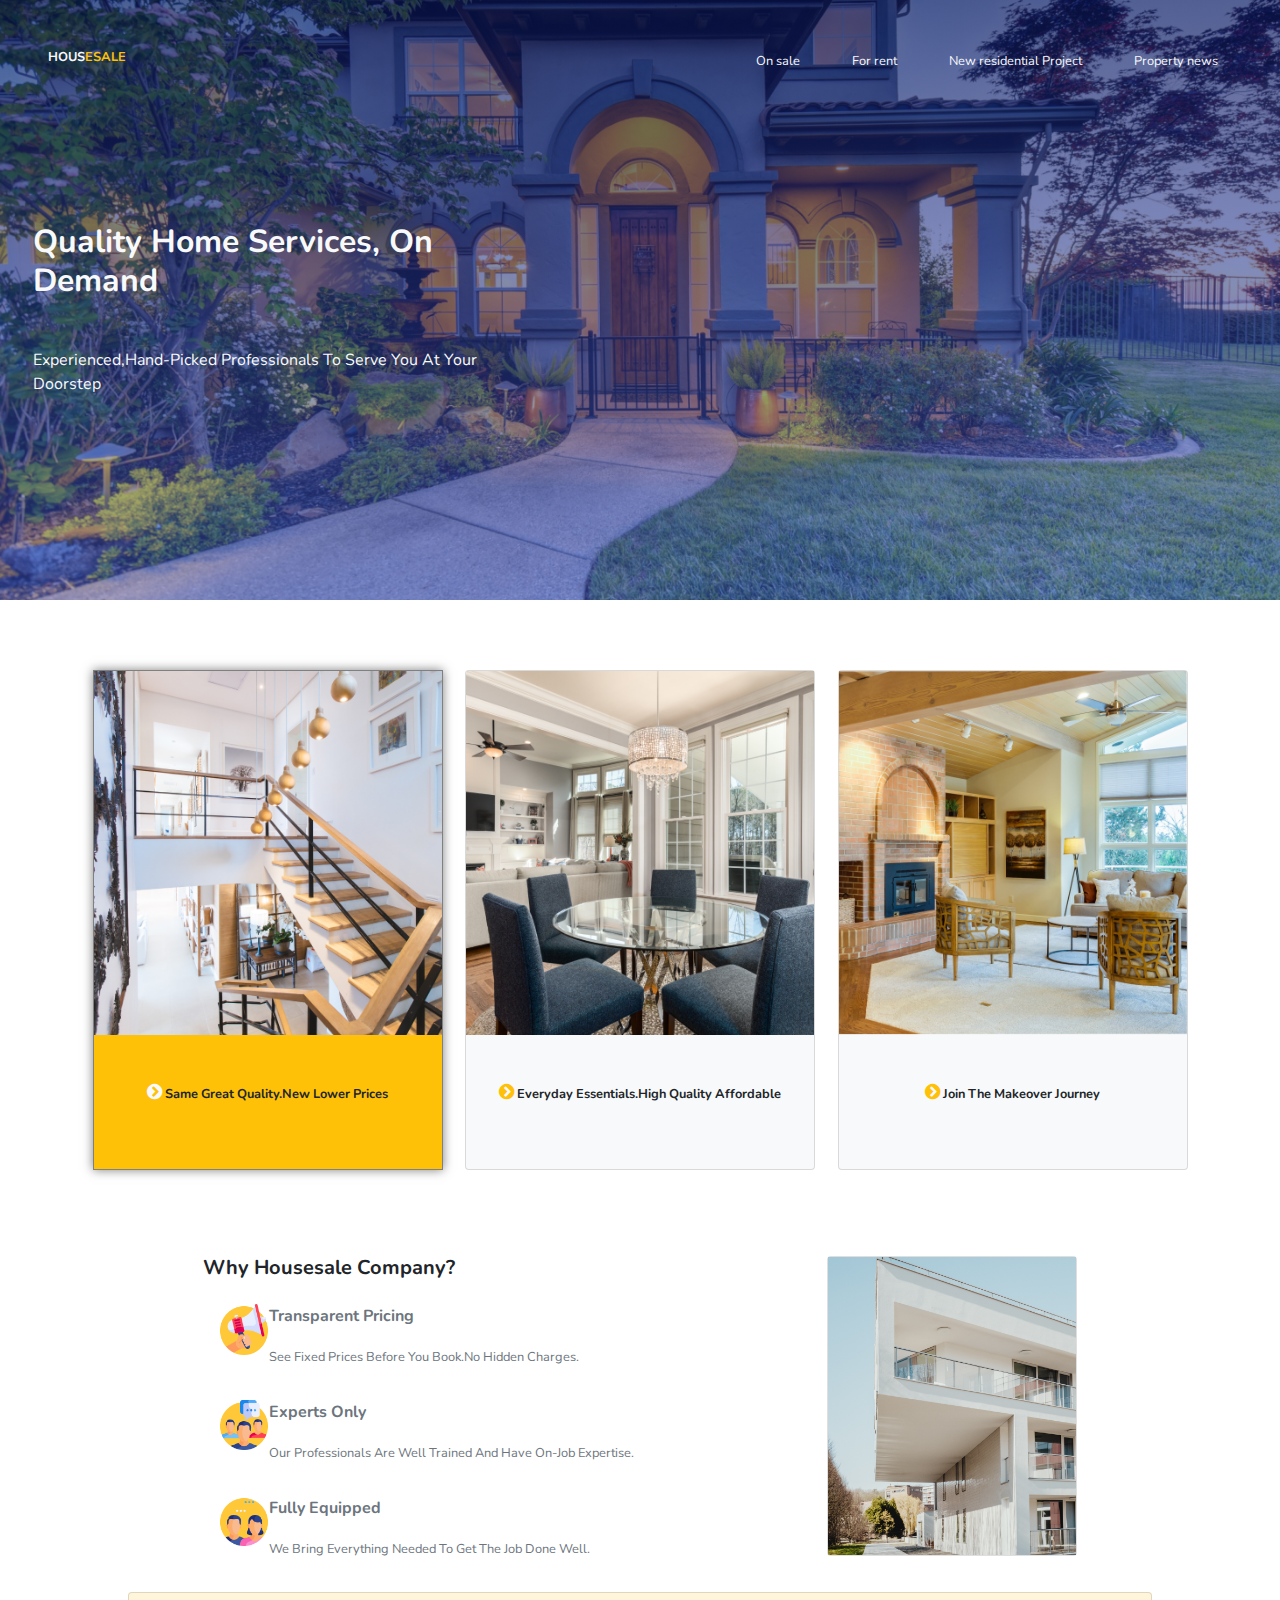
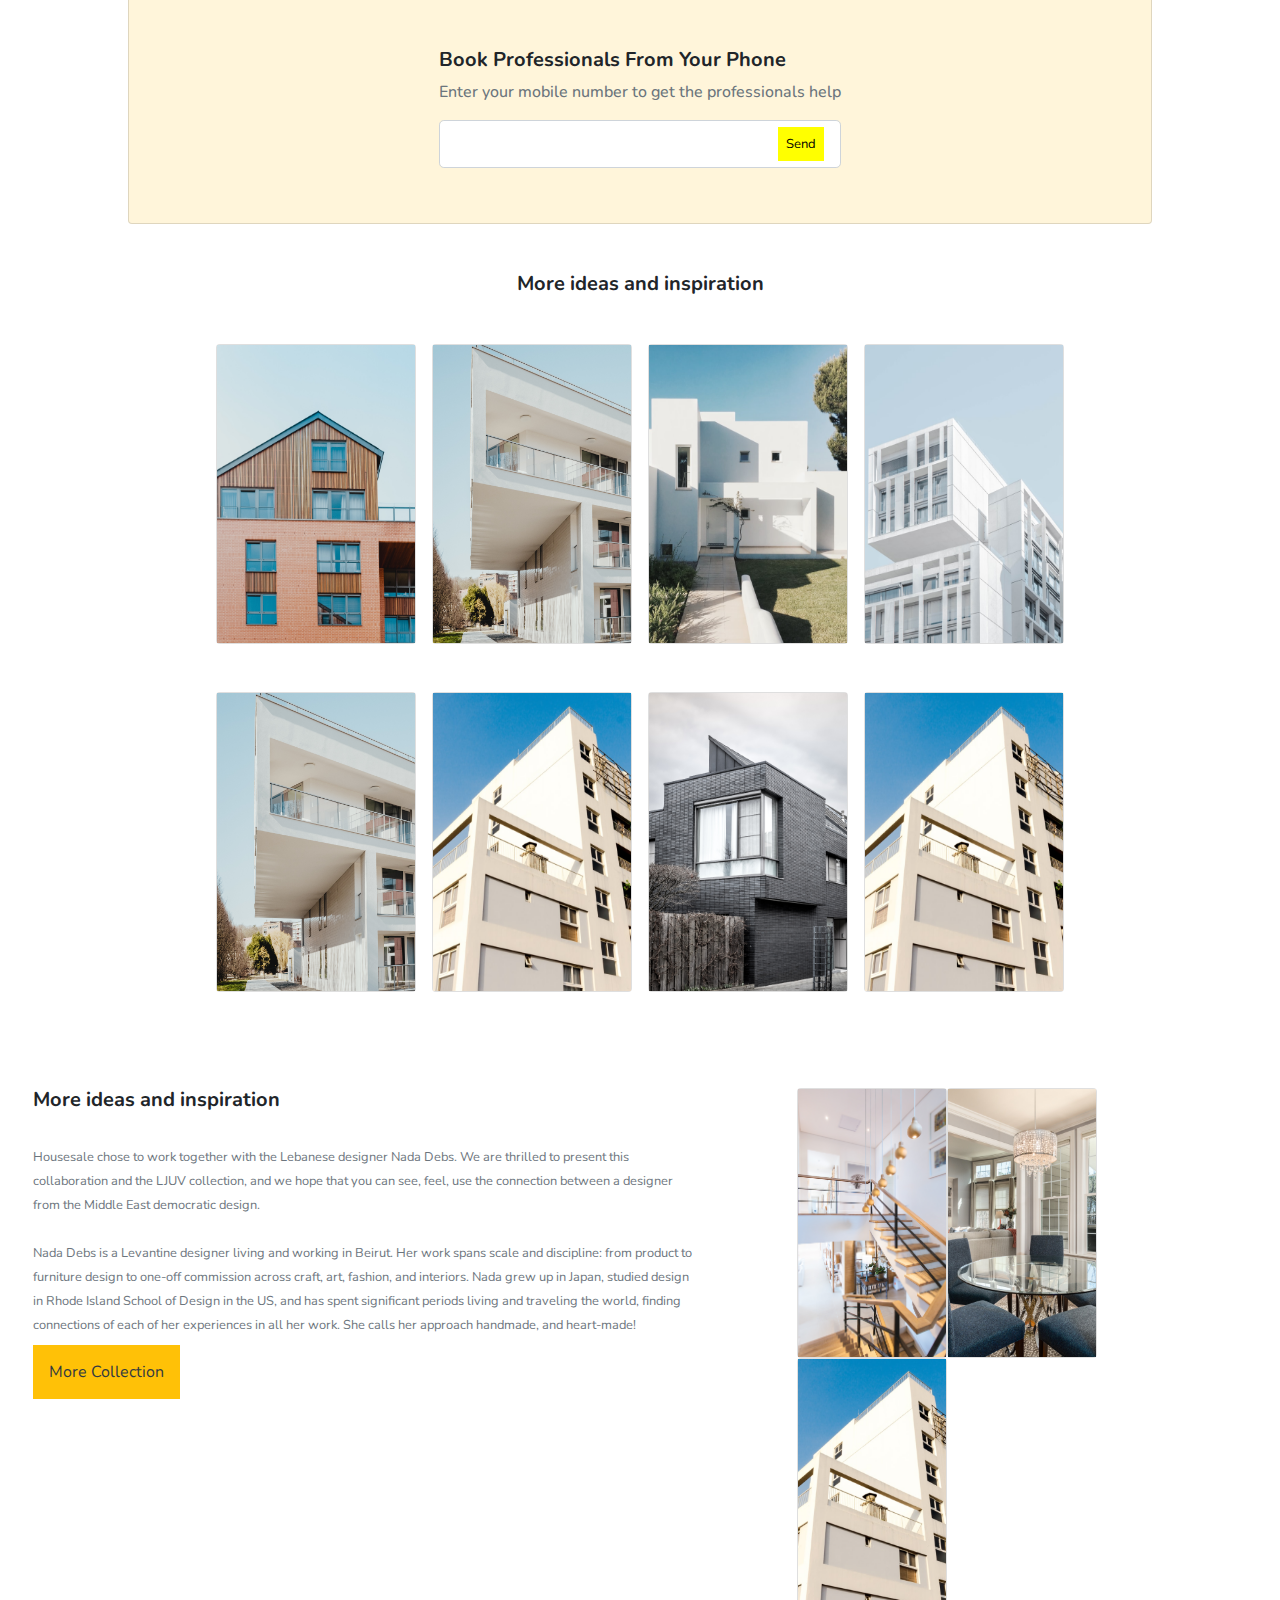
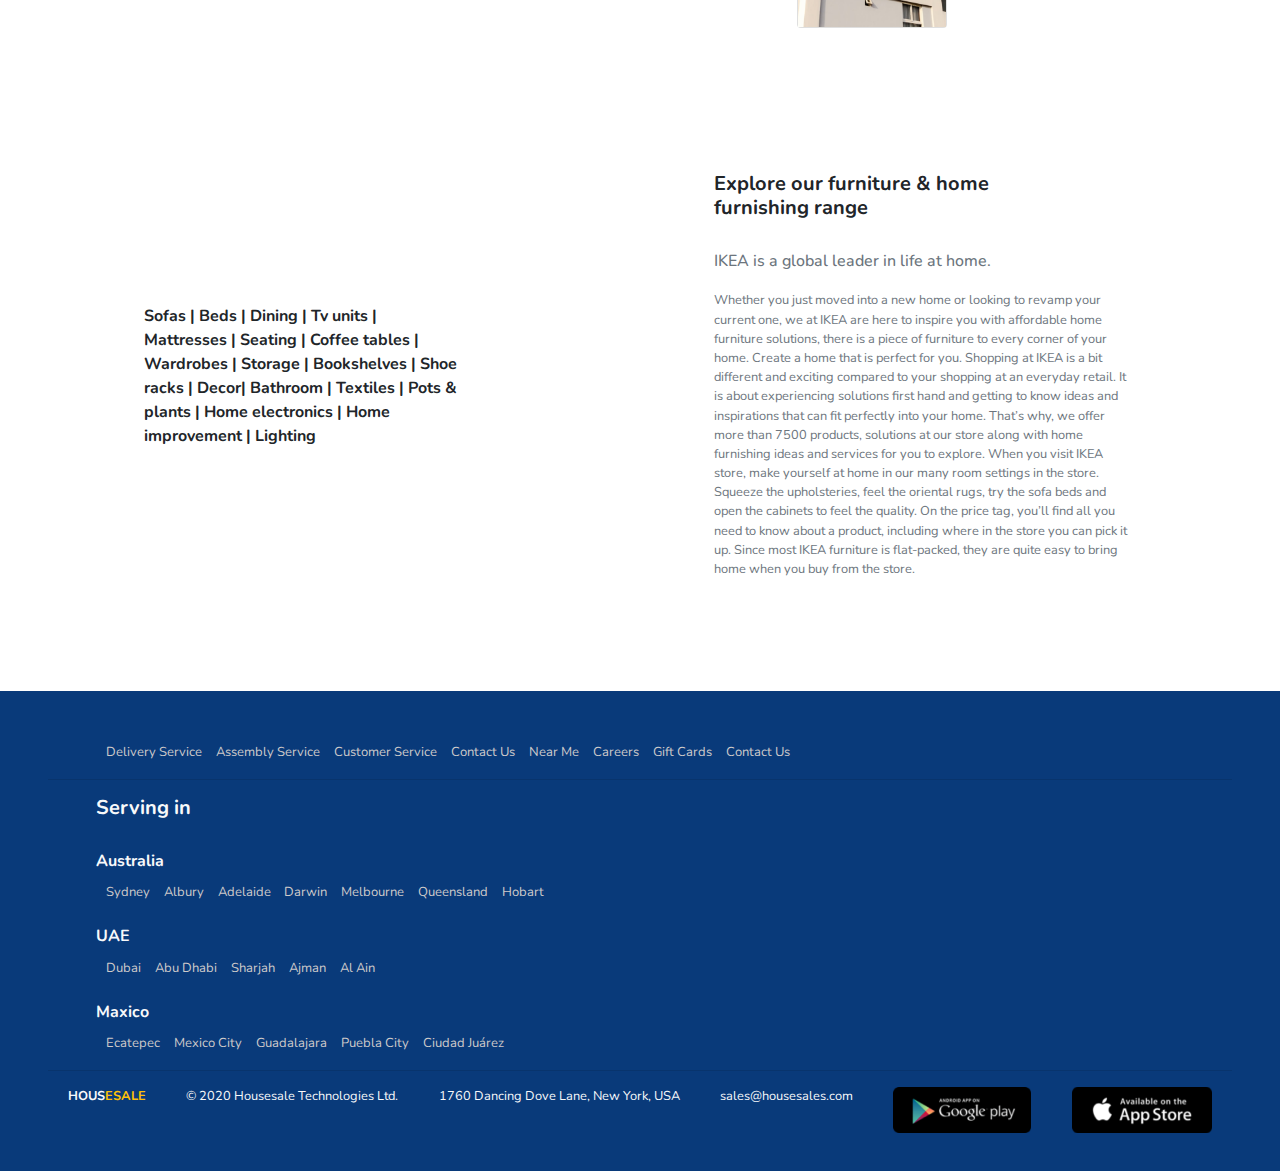
<file: Task 1/index.html>
<!DOCTYPE html>
<html lang="en">
<head>
    <meta charset="UTF-8">
    <meta http-equiv="X-UA-Compatible" content="IE=edge">
    <meta name="viewport" content="width=device-width, initial-scale=1.0">
    <title>Sample Page</title>
    <link rel="stylesheet" href="bootstrap.min.css">
    <link rel="stylesheet" href="https://stackpath.bootstrapcdn.com/font-awesome/4.7.0/css/font-awesome.min.css">
    <link href="https://fonts.googleapis.com/css2?family=Nunito:wght@600&display=swap" rel="stylesheet">

    <style>
        *{
            margin: 0;
            font-family: 'Nunito', sans-serif;
        }
        .first_row{
            height: 600px;
            background: linear-gradient(rgba(8, 20, 90, 0.651),rgba(76, 100, 236, 0.452)), url(img/stephen-leonardi-Al9Cl-b7EFU-unsplash\ 1.png);
            background-position: center;
            background-size: cover;
            background-repeat: no-repeat;
        }
        .second_row{
            display: flex;
            justify-content: space-evenly;
            flex-wrap: wrap;
            padding: 70px;
        }
        .second_row div{
            width: 350px;
            height: 500px;
        }
        .second_row .div_1{
            border: 1px solid gray;
            box-shadow: 0 0 10px rgba(0,0,0,0.5);
        }
        .second_row div img{
            object-fit: cover;
        }
        .third_row .image_div{
            width: 250px;
            height: 300px;
        }
        .fourth_row{
            background: #FFF5DA;
            padding: 55px;
            width: 80%;
            margin: 0 auto;
        }
        .fourth_row .input_div input::placeholder{
            float: right;
            background-color: yellow;
            color: black;
            font-size: small;
            padding: 8px;
        }
        .image_div div{
            width: 200px;
            height: 300px;
        }
        .sixth_row a:hover{
            text-decoration: none;
        }
        .sixth_row_img div{
            width: 150px;
            height: 270px;
        }
        .sixth_row_img div img{
            object-fit: cover;
        }
        footer{
            background: #093A7A;
            height: 480px;
            width: 100%;
            padding: 20px;
        }
        footer a{
            text-decoration: none;
            color: rgb(206, 202, 202);
            font-size: small;
            margin-left: 10px;
        }
        footer a:hover{
            text-decoration: none;
            color: rgb(206, 202, 202);
            opacity: 0.7;
        }
    </style>
</head>
<body>
<div class="">
    <div class="first_row row p-5">
        <div class="col-7">
            <p class="text-uppercase text-light font-weight-bold small">hous<span class="text-warning">esale</span></p>
        </div>
        <div class="col-lg-5">
            <a class="text-decoration-none text-light small mr-5" href="#">On sale</a>
            <a class="text-decoration-none text-light small mr-5" href="#">For rent</a>
            <a class="text-decoration-none text-light small mr-5" href="#">New residential Project</a>
            <a class="text-decoration-none text-light small mr-2" href="#">Property news</a>
        </div>

        <div class="row">
            <div class="col-lg-10">
                <p class="h2 text-light text-capitalize font-weight-bold">quality home services, on demand</p>
                <p class="text-light text-capitalize mt-5">experienced,hand-picked professionals to serve you at your doorstep</p>
            </div>
            <div class="col-2">

            </div>
        </div>
    </div>

    <div class="second_row">
        <div class="div_1 bg-warning">
            <img width="100%" height="73%" src="img/jason-briscoe-UV81E0oXXWQ-unsplash 1.png" alt="jasonImg">
            <p class="align-items-center text-center small text-capitalize mt-5 font-weight-bold"><i style="font-size: large;" class="fa fa-chevron-circle-right text-light" aria-hidden="true"></i> same great quality.new lower prices</p>
        </div>
        <div class="card bg-light">
            <img width="100%" height="73%" src="img/douglas-sheppard-9rYfG8sWRVo-unsplash 1.png" alt="douglasImg">
            <p class="text-center small text-capitalize mt-5 font-weight-bold"><i style="font-size: large;" class="fa fa-chevron-circle-right text-warning" aria-hidden="true"></i> everyday essentials.high quality affordable</p>
        </div>
        <div class="card bg-light">
            <img width="100%" height="73%" src="img/francesca-tosolini-LL9V0iMpStM-unsplash 1.png" alt="francescaImg">
            <p class="text-center small text-capitalize mt-5 font-weight-bold"><i style="font-size: large;" class="fa fa-chevron-circle-right text-warning" aria-hidden="true"></i> join the makeover journey</p>
        </div>
    </div>

    <div class="third_row d-flex justify-content-center flex-wrap p-3">
        <div class="content_div w-50">
            <p class="font-weight-bold text-capitalize h5">why housesale company?</p>
            <div class="p-3 d-flex flex-wrap">
                <div>
                    <img width="50px" src="img/promote 1.png" alt="promoteImg">
                </div>
                <div>
                    <p class="font-weight-bold text-capitalize text-secondary">transparent pricing</p>
                    <small class="text-capitalize text-secondary">see fixed prices before you book.no hidden charges.</small>
                </div>
            </div>
            <div class="p-3 d-flex flex-wrap">
                <div>
                    <img width="50px" src="img/chat-group 1.png" alt="chatgroupImg">
                </div>
                <div>
                    <p class="font-weight-bold text-capitalize text-secondary">experts only</p>
                <small class="text-capitalize text-secondary">our professionals are well trained and have on-job expertise.</small>
                </div>
            </div>
            <div class="p-3 d-flex flex-wrap">
                <div>
                    <img width="50px" src="img/chat 1.png" alt="chatImg">
                </div>
                <div>
                    <p class="font-weight-bold text-capitalize text-secondary">fully equipped</p>
                <small class="text-capitalize text-secondary">we bring everything needed to get the job done well.</small>
                </div>
            </div>
        </div>
        <div class="image_div card">
            <img width="100%" height="100%" src="img/bernard-hermant-CLKGGwIBTaY-unsplash 1.png" alt="bernardImg">
        </div>
    </div>

    <div class="fourth_row card">
        <div class="m-auto">
            <p class="text-capitalize font-weight-bold h5">Book professionals from your phone</p>
            <small class="text-secondary h6">Enter your mobile number to get the professionals help</small>
            <div class="input_div mt-3">
                <input class="form-control form-control-lg" type="text" placeholder="Send">
            </div>
        </div>
    </div>

    <div class="fivth_row p-5">
        <p class="h5 font-weight-bold text-center">More ideas and inspiration</p>

        <div class="image_div d-flex justify-content-center flex-wrap mt-5">
            <div class="card">
                <img width="100%" height="100%" src="img/bernard-hermant-KqOLr8OiQLU-unsplash 1.png" alt="bernardImg">
            </div>
            <div class="card ml-3">
                <img width="100%" height="100%" src="img/bernard-hermant-CLKGGwIBTaY-unsplash 1.png" alt="bernardImg">
            </div>
            <div class="card ml-3">
                <img width="100%" height="100%" src="img/photo-1523217582562-09d0def993a6 1.png" alt="photoImg">
            </div>
            <div class="card ml-3"> 
                <img width="100%" height="100%" src="img/photo-1479839672679-a46483c0e7c8 1.png" alt="photo">
            </div>
        </div>

        <div class="image_div d-flex justify-content-center flex-wrap mt-5">
            <div class="card">
                <img width="100%" height="100%" src="img/bernard-hermant-CLKGGwIBTaY-unsplash 1.png" alt="bernardImg">
            </div>
            <div class="ml-3 card">
                <img width="100%" height="100%" src="img/photo-1597047084897-51e81819a499 (1) 1.png" alt="photoImg">
            </div>
            <div  class="ml-3 card">
                <img width="100%" height="100%" src="img/bernard-hermant-M0k4llbRpHU-unsplash 1.png" alt="photoImg">
            </div>
            <div class="ml-3 card">
                <img width="100%" height="100%" src="img/photo-1597047084897-51e81819a499 (1) 1.png" alt="photoImg">
            </div>
        </div>
    </div>

    <div class="sixth_row row">
        <div class="col-lg-7 p-5">
            <p class="font-weight-bold h5">More ideas and inspiration</p><br>
            <small class="text-secondary">Housesale chose to work together with the Lebanese designer Nada Debs. We are thrilled to present this collaboration and the LJUV collection, and we hope that you can see, feel, use the connection between a designer from the Middle East  democratic design.
                <br><br>
                Nada Debs is a Levantine designer living and working in Beirut. Her work spans scale and discipline: from product to furniture design to one-off commission across craft, art, fashion, and interiors. Nada grew up in Japan, studied design in Rhode Island School of Design in the US, and has spent significant periods living and traveling the world, finding connections of each of her experiences in all her work. She calls her approach handmade, and heart-made!</small>
                <br><br>
            <div>
                <a class="bg-warning p-3 text-dark text-decoration-none" href="#">More Collection</a>
            </div>
        </div>

        <div class="col-5 p-5">
            <div class="sixth_row_img d-flex flex-wrap">
                <div class="card">
                    <img width="100%" height="100%" src="img/jason-briscoe-UV81E0oXXWQ-unsplash 1.png" alt="jasonImg">
                </div>
                <div class="card">
                    <img width="100%" height="100%" src="img/douglas-sheppard-9rYfG8sWRVo-unsplash 1.png" alt="douglasImg">
                </div>
                <div class="card">
                    <img width="100%" height="100%" src="img/photo-1597047084897-51e81819a499 (1) 1.png" alt="photoImg">
                </div>
            </div>
        </div>

        <div class="row p-5">
            <div class="col-4 p-5 m-auto">
                <p class="font-weight-bold">Sofas | Beds | Dining | Tv units | Mattresses | Seating | Coffee tables | Wardrobes | Storage | Bookshelves | Shoe racks | Decor| Bathroom | Textiles | Pots & plants | Home electronics | Home improvement | Lighting</p>
            </div>

            <div class="col-5 p-5 m-auto">
                <p class="font-weight-bold h5">Explore our furniture & home 
                   <br> furnishing range</p><br>
                <p class="small text-secondary"><span class="h6"> IKEA is a global leader in life at home.</span><br><br>

                    Whether you just moved into a new home or looking to revamp your current one, we at IKEA are here to inspire you with affordable home furniture solutions, there is a piece of furniture to every corner of your home. Create a home that is perfect for you.
                    
                    Shopping at IKEA is a bit different and exciting compared to your shopping at an everyday retail. It is about experiencing solutions first hand and getting to know ideas and inspirations that can fit perfectly into your home. That’s why, we offer more than 7500 products, solutions at our store along with home furnishing ideas and services for you to explore.
                    
                    When you visit IKEA store, make yourself at home in our many room settings in the store. Squeeze the upholsteries, feel the oriental rugs, try the sofa beds and open the cabinets to feel the quality. On the price tag, you’ll find all you need to know about a product, including where in the store you can pick it up.
                    
                    Since most IKEA furniture is flat-packed, they are quite easy to bring home when you buy from the store.</p>
            </div>
        </div>
    </div>
</div>

<footer class="p-5">
    <div class="ml-5">
        <a href="#">Delivery Service</a>
        <a href="#">Assembly Service</a>
        <a href="#">Customer Service</a>
        <a href="#">Contact Us</a>
        <a href="#">Near Me</a>
        <a href="#">Careers</a>
        <a href="#">Gift Cards</a>
        <a href="#">Contact Us</a>
    </div>
    <hr>

    <div>
        <p class="ml-5 text-light h5 font-weight-bold">Serving in</p><br>
        <p class="ml-5 text-light h6 font-weight-bold">Australia</p>
        <div class="ml-5">
        <a href="#">Sydney</a>
        <a href="#">Albury</a>
        <a href="#">Adelaide </a>
        <a href="#">Darwin</a>
        <a href="#">Melbourne</a>
        <a href="#">Queensland</a>
        <a href="#">Hobart</a>
        </div>
    </div>

    <br>

    <div>
        <p class="ml-5 text-light h6 font-weight-bold">UAE</p>
        <div class="ml-5">
        <a href="#">Dubai</a>
        <a href="#">Abu Dhabi</a>
        <a href="#">Sharjah</a>
        <a href="#">Ajman</a>
        <a href="#">Al Ain</a>
        </div>
    </div>
    <br>

    <div>
        <p class="ml-5 text-light h6 font-weight-bold">Maxico</p>
        <div class="ml-5">
        <a href="#">Ecatepec</a>
        <a href="#">Mexico City</a>
        <a href="#">Guadalajara</a>
        <a href="#">Puebla City</a>
        <a href="#">Ciudad Juárez</a>
    </div>

    </div>
    <hr class="">

    <div class="d-flex flex-wrap justify-content-around mt-3">
        <p class="text-uppercase text-light font-weight-bold small">hous<span class="text-warning">esale</span></p>
        <p class="text-light small">© 2020 Housesale Technologies Ltd.</p>
        <p class="text-light small">1760  Dancing Dove Lane, New York, USA</p>
        <p class="text-light small">sales@housesales.com</p>
        <img src="img/category_7f907eb0 1.png" alt="categoryImg">
        <img src="img/category_7f741d10 1.png" alt="categoryImg">
    </div>
</footer>

    <script src="bootstrap.min.js"></script>
    <script src="popper.min.js"></script>
    <script src="jquery-3.2.1.slim.min.js"></script>
</body>
</html>
</file>
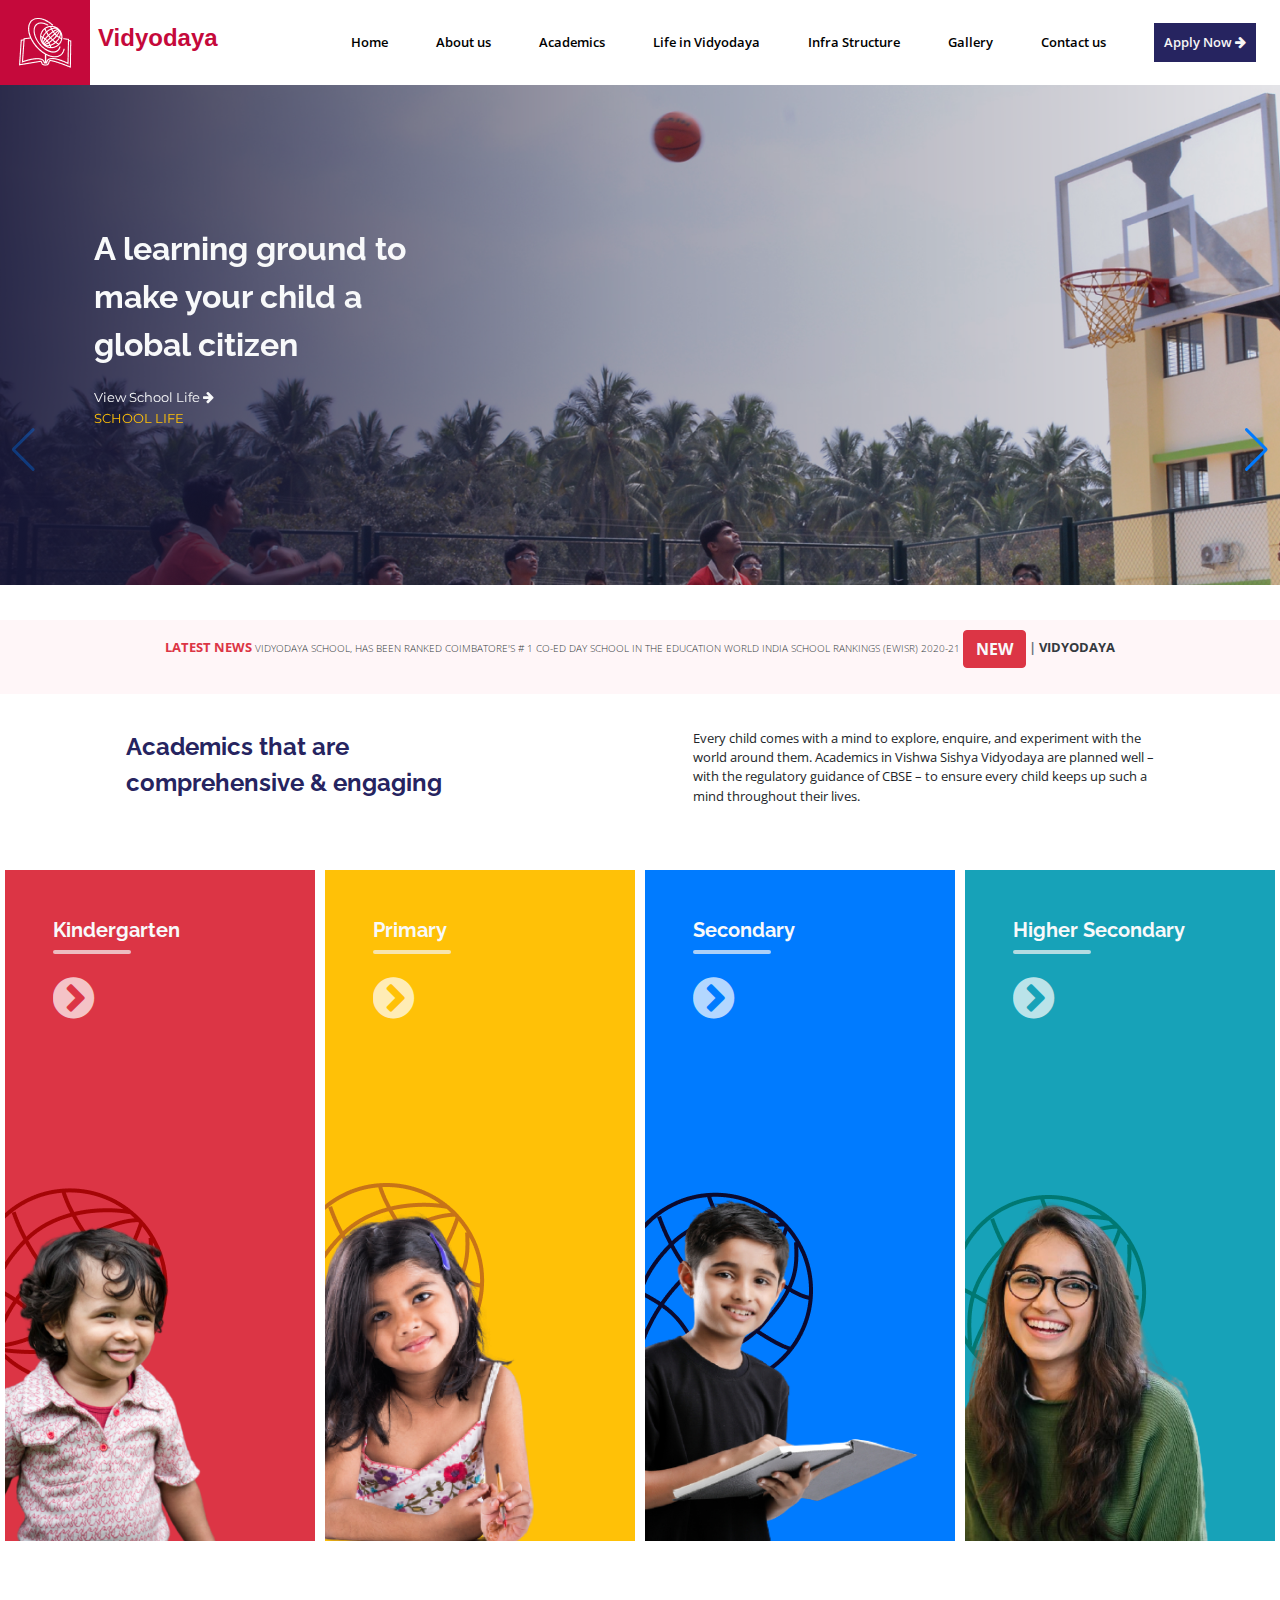
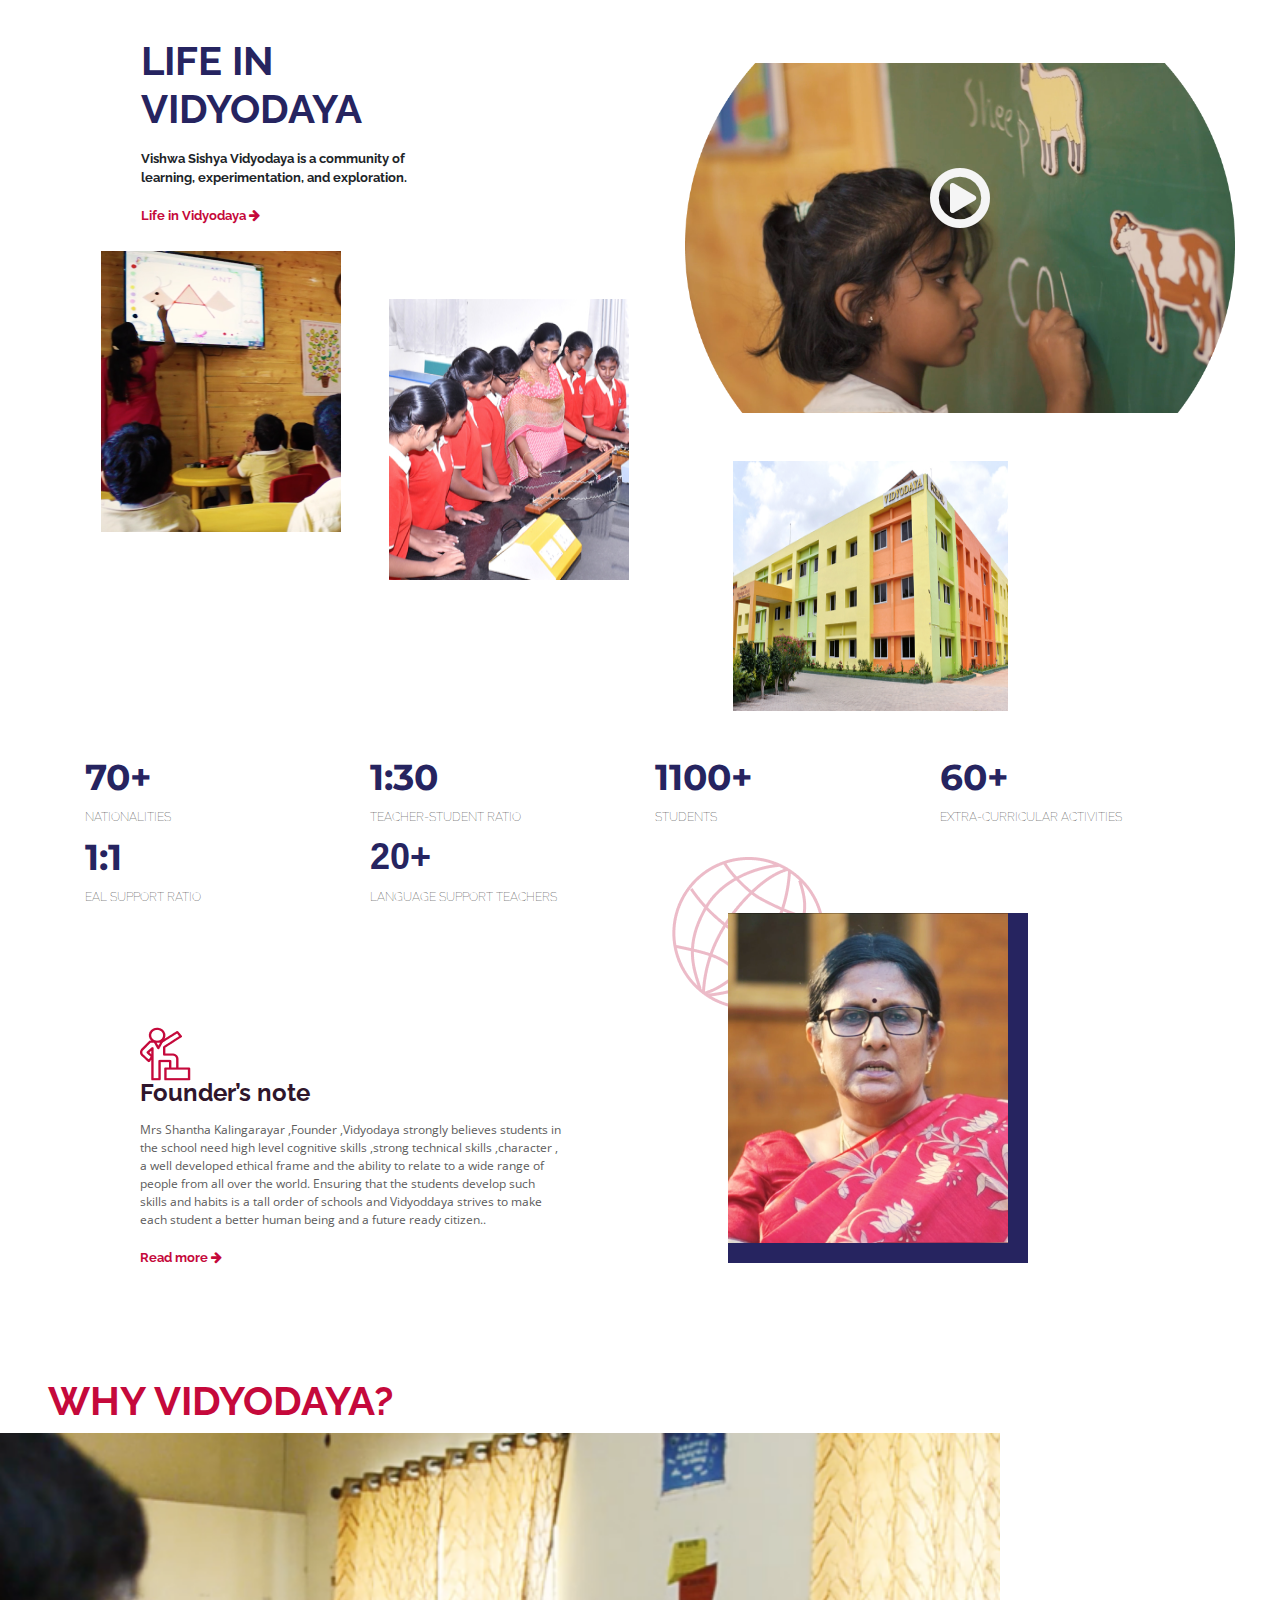
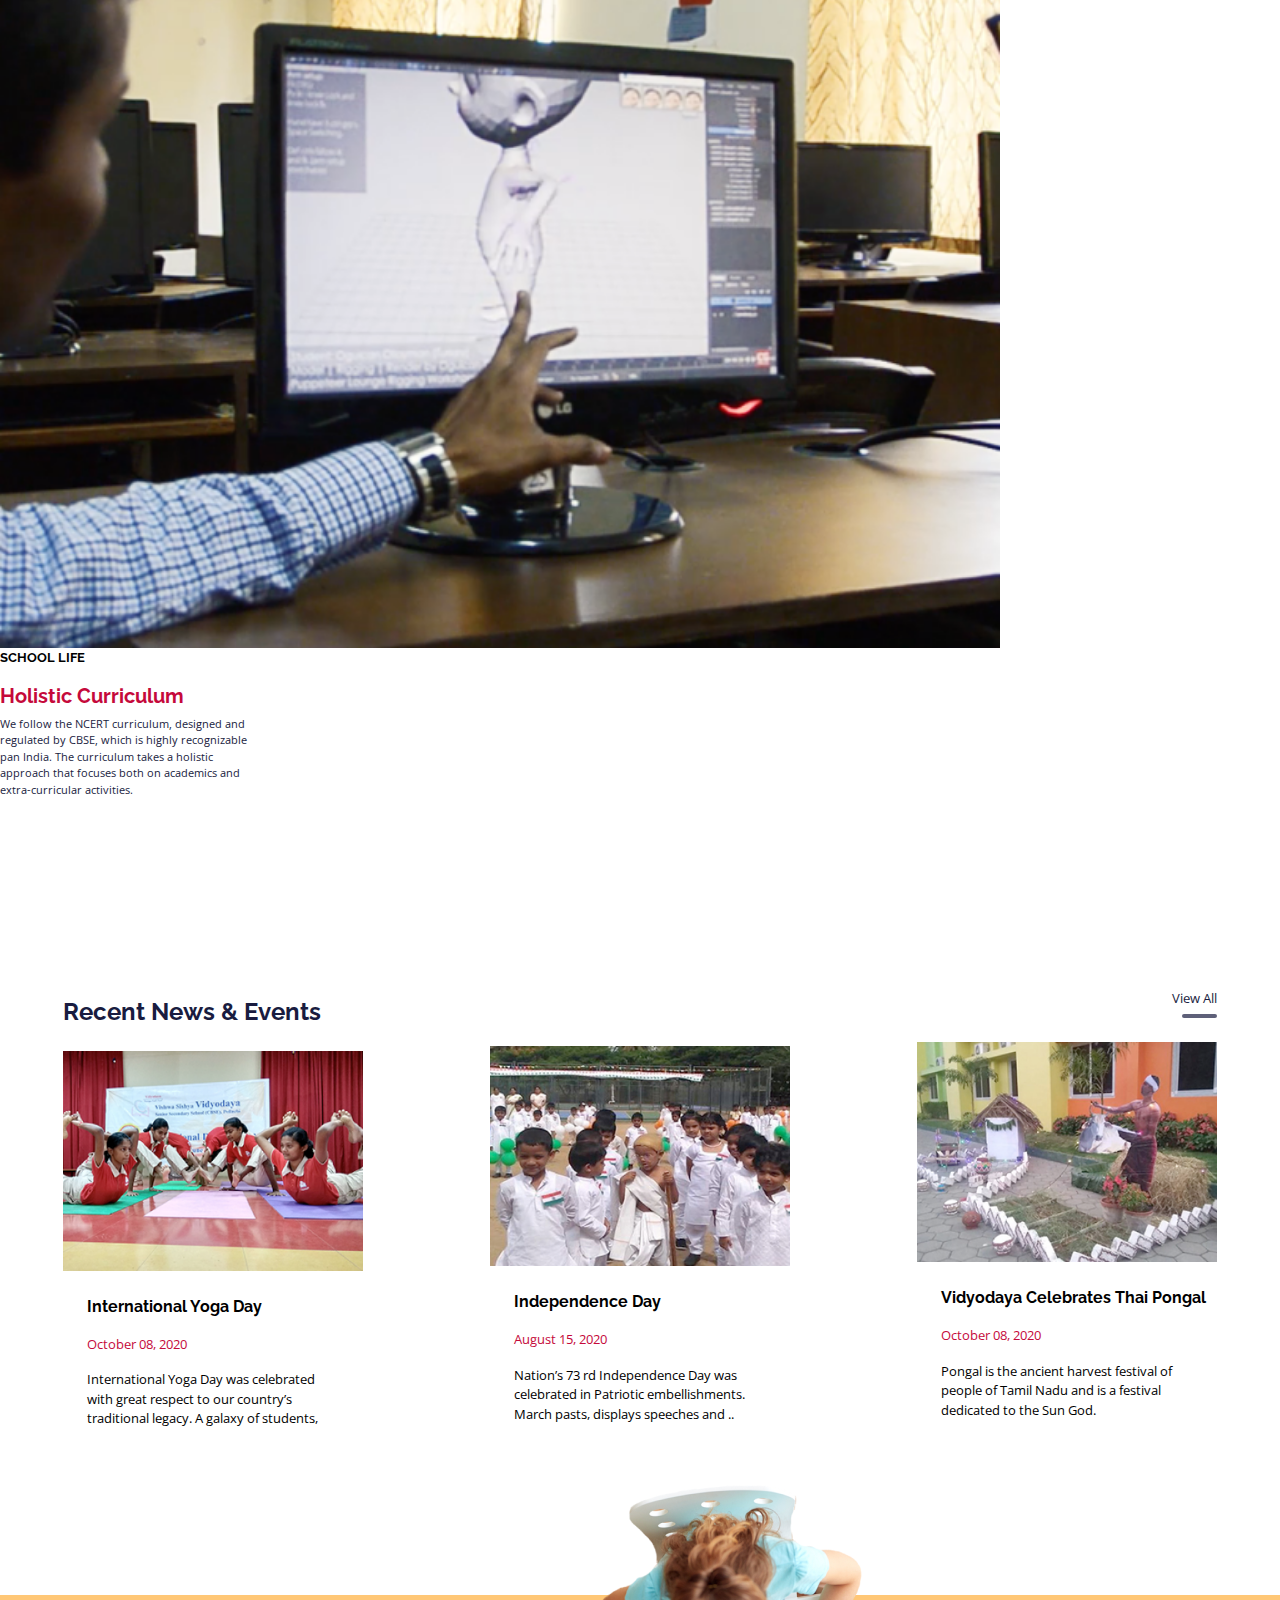
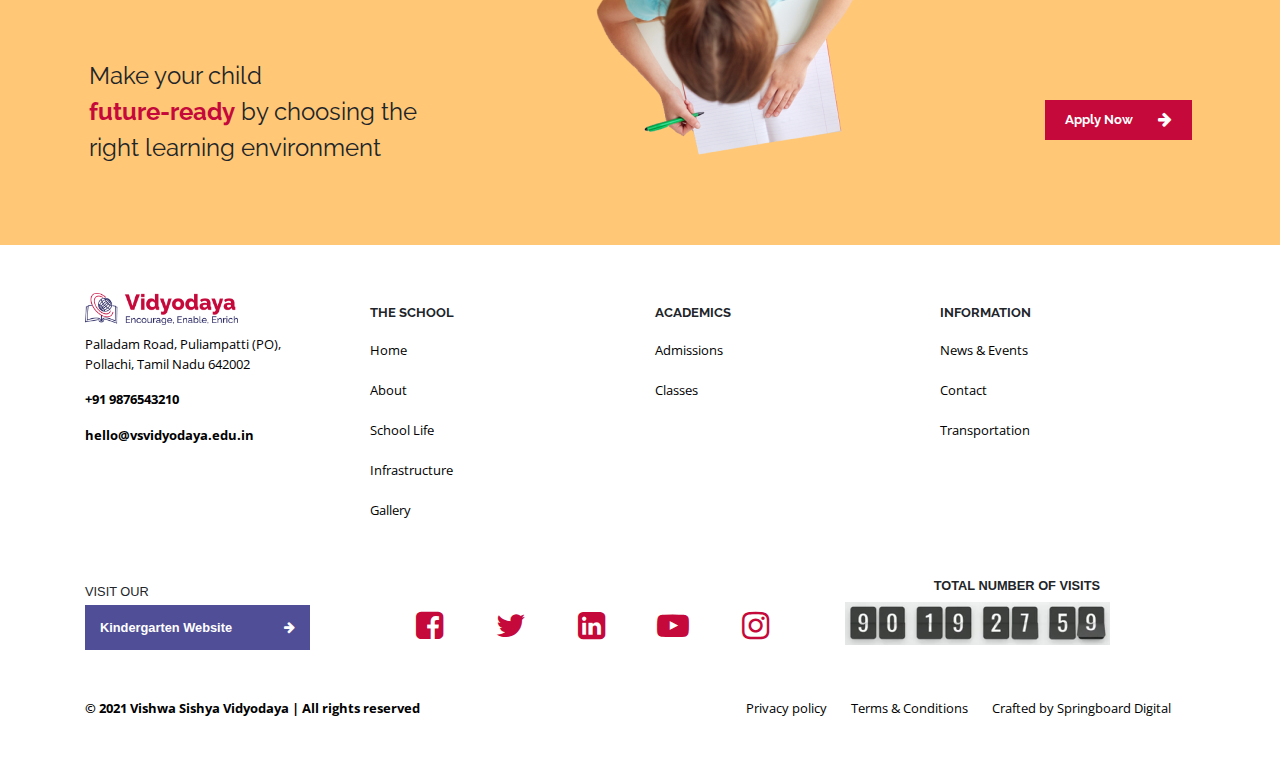
<file: Task 2/index.html>
<!DOCTYPE html>
<html lang="en">
<head>
    <meta charset="UTF-8">
    <meta http-equiv="X-UA-Compatible" content="IE=edge">
    <meta name="viewport" content="width=device-width, initial-scale=1.0">
    <title>Task 2</title>
    <link rel="stylesheet" href="style.css">
    <link rel="stylesheet" href="https://unpkg.com/swiper/swiper-bundle.min.css" />
    <link rel="stylesheet" href="bootstrap.min.css">
    <link rel="stylesheet" href="https://cdnjs.cloudflare.com/ajax/libs/font-awesome/4.7.0/css/font-awesome.min.css">
</head>
<body>
    <!-- header -->
    <header class="d-flex justify-content-between">
        <!-- header logo -->

        <div class="d-flex align-items-center header_main">
            <div class="d-inline header_logo">
                <img src="img/Group 93.png" alt="headerLogo">
            </div>
            <div class="d-inline header_heading ml-2">
                <p class="h4">Vidyodaya</p>
            </div>
        </div>

        <!-- header navbar -->

        <div class="d-flex align-items-center header_navbar">
            <a href="#">Home</a>
            <a href="#">About us</a>
            <a href="#">Academics</a>
            <a href="#">Life in Vidyodaya</a>
            <a href="#">Infra Structure</a>
            <a href="#">Gallery</a>
            <a href="#">Contact us</a>
            <a class="btn_nav" href="#">Apply Now <i class="fa fa-arrow-right" aria-hidden="true"></i></a>
        </div>
    </header>


    <!-- content container -->
<div>
        <div class="swiper-container first_row">
            <div class="swiper-wrapper">
                <div class="swiper-slide">
                    <div class="slider_row">
                        <div class="slider_row_content">
                            <p style="font-size:2rem" class="font-weight-bold text-light raleway">A learning ground to <br> make your child a <br> global citizen</p>
                            <a href="#" class="small text-light Montserrat">View School Life <i class="fa fa-arrow-right" aria-hidden="true"></i></a>
                            <!-- <div class="swiper-pagination"></div> -->
                            <p class="text-warning small text-uppercase Montserrat">School Life</p>
                        </div>
                    </div>
                    
                </div>
                <div class="swiper-slide">
                    <div class="slider_row">
                        <div class="slider_row_content">
                            <p style="font-size:2rem" class="font-weight-bold text-light raleway">A learning ground to <br> make your child a <br> global citizen</p>
                            <a href="#" class="small text-light Montserrat">View School Life <i class="fa fa-arrow-right" aria-hidden="true"></i></a>
                            <!-- <div class="swiper-pagination"></div> -->
                            <p class="text-warning small text-uppercase Montserrat">School Life</p>
                        </div>
                    </div>
                </div>
                <div class="swiper-slide">
                    <div class="slider_row">
                        <div class="slider_row_content">
                            <p style="font-size:2rem" class="font-weight-bold text-light raleway">A learning ground to <br> make your child a <br> global citizen</p>
                            <a href="#" class="small text-light Montserrat">View School Life <i class="fa fa-arrow-right" aria-hidden="true"></i></a>
                            <!-- <div class="swiper-pagination"></div> -->
                            <p class="text-warning small text-uppercase Montserrat">School Life</p>
                        </div>
                    </div>
                </div>
        </div>
        <div class="swiper-button-next"></div>
        <div class="swiper-button-prev"></div>
        </div>

        <div class="second_row open_sans">
            <p class="text-danger text-uppercase small font-weight-bold">Latest News 
            <span class="small text-dark font-weight-light">
                 Vidyodaya School, has been ranked Coimbatore's # 1 Co-ed Day School in the Education World India School Rankings (EWISR) 2020-21 <span class="btn btn-danger small font-weight-bold text-light">NEW</span>
            </span> <span class="text-secondary">|</span> <span class="text-dark font-weight-bold">Vidyodaya</span>
            </p>
        </div>

        <div class="third_row d-flex justify-content-around flex-wrap">
            <div class="raleway">
                <h4 class="font-weight-bold">Academics that are <br> comprehensive & engaging</h4>
            </div>
            <div class="open_sans">
                <p class="small">
                    Every child comes with a mind to explore, enquire, and experiment with the <br> world around them. Academics in Vishwa Sishya Vidyodaya are planned well – <br> with the regulatory guidance of CBSE – to ensure every child keeps up such a <br> mind throughout their lives. 
                </p>
            </div>
        </div>

        <div class="fourth_row d-flex justify-content-around mt-5 flex-wrap raleway">
            <div class="bg-danger fourth_row_flex_div">
                <p class="text-light font-weight-bold mt-5 ml-5 h5">Kindergarten </p>
                <div class="horizontalLine ml-5"> <br><i style="font-size: xxx-large;color: white !important;" class="fa fa-chevron-circle-right" aria-hidden="true"></i></div>
                <img src="img/Mask Group (1).png" alt="kinderImg">
            </div>
            <div class="bg-warning">
                <p class="text-light font-weight-bold mt-5 ml-5 h5">Primary</p>
                <div class="horizontalLine ml-5"> <br><i style="font-size: xxx-large;color: white !important;" class="fa fa-chevron-circle-right" aria-hidden="true"></i></div>
                <img src="img/Mask Group (3).png" alt="primaryImg">
            </div>
            <div class="bg-primary">
                <p class="text-light font-weight-bold mt-5 ml-5 h5">Secondary</p>
                <div class="horizontalLine ml-5"> <br><i style="font-size: xxx-large;color: white !important;" class="fa fa-chevron-circle-right" aria-hidden="true"></i></div>
                <img src="img/Mask Group (4).png" alt="secondaryImg">
            </div>
            <div class="bg-info">
                <p class="text-light font-weight-bold mt-5 ml-5 h5">Higher Secondary</p>
                <div class="horizontalLine ml-5"> <br><i style="font-size: xxx-large;color: white !important;" class="fa fa-chevron-circle-right" aria-hidden="true"></i></div>
                <img src="img/Mask Group (2).png" alt="higherImg">
            </div>
        </div>

        <div class=" fivth_row d-flex justify-content-center raleway">
            <div class=" p-5">
                <p style="color: #262460;" class="font-weight-bold h1 text-uppercase mt-5 ml-5">Life in <br> Vidyodaya</p>
                <!-- <img src="img/Group 85.png" alt="starImg"> -->
                <p class="small font-weight-bold mt-3 ml-5">Vishwa Sishya Vidyodaya is a community of <br> learning, experimentation, and exploration. </p>
                <a style="color: #C5093B;font-weight: bolder;font-size: small;" class="mt-5 ml-5" href="#">Life in Vidyodaya <i class="fa fa-arrow-right" aria-hidden="true"></i></a>
                <div class="d-flex p-2 mt-3">
                    <img class="mb-5" src="img/Rectangle 41.png" alt="teachingImg1"></img>
                    <img class="mt-5 ml-5" src="img/Rectangle 42.png" alt="teachingImg2"></img>
                </div>
            </div>
            <div style="margin-top:122px ;" class="">
                <div class="fivth_row_bg_img text-center">
                        <i class="fa fa-play-circle-o" aria-hidden="true"></i>
                </div>
                <img class="mt-5 ml-5" width="50%" height="250px" src="img/Rectangle 44.png" alt="buildingImg">
            </div>
        </div>

        <div class="sixth_row container mt-5">
            <div class="row justify-content-start">
                <div class="col-3">
                    <p class="Montserrat">70+</p>
                    <p class="sixth_row_p_content">Nationalities</p>
                </div>
                <div class="col-3">
                    <p class="Montserrat">1:30</p>
                    <p class="sixth_row_p_content">Teacher-Student Ratio</p>
                </div>
                <div class="col-3">
                    <p class="Montserrat">1100+</p>
                    <p class="sixth_row_p_content">Students</p>
                </div>
                <div class="col-3">
                    <p class="Montserrat">60+</p>
                    <p class="sixth_row_p_content">Extra-curricular Activities</p>
                </div>
            </div>
            <div class="row">
                <div class="col-3">
                    <p class="Montserrat">1:1</p>
                    <p class="sixth_row_p_content">EAL Support Ratio</p>
                </div>
                <div class="col-3">
                    <p>20+</p>
                    <p class="sixth_row_p_content">Language  support Teachers </p>
                </div>
                <div class="col-3">
                    <img src="img/Group 79.png" alt="circleImg">
                </div>
              </div>
        </div>

        <div class="seventh_row d-flex justify-content-around flex-wrap">
            <div class="">
                <img src="img/Vector.png" alt="logoImg">
                <p style="color: #2F162C;font-size: x-large;line-height: 1;" class="raleway"><b>Founder’s note</b></p>
                <p style="color: #5C5C5C;font-size: 12px;" class="open_sans">
                    Mrs Shantha Kalingarayar ,Founder ,Vidyodaya strongly believes students in <br> the school need high level cognitive skills ,strong technical skills ,character , <br> a well developed ethical frame and the ability to relate to a wide range of <br> people from all over the world. Ensuring that the students develop such <br> skills and habits is a tall order of schools and Vidyoddaya strives to make <br> each student a better human being and a future ready citizen..
                </p>
                <a class="font-weight-bold small raleway" style="color: #C5093B;" href="#">Read more <i class="fa fa-arrow-right" aria-hidden="true"></i></a>
            </div>
            <div class="seventh_row_img">
                <img width="100%" height="100%" src="img/Rectangle 21.png" alt="ladyImg">
            </div>
        </div>

        <h1 style="color: #C5093B" class="text-uppercase font-weight-bold ml-5 raleway">Why Vidyodaya?</h1>
        <div class="eigth_row ">
            <div class="eigth_row_img_div">
                <img style="margin-right: 10px;" width="100%"  src="img/Rectangle 27.png" alt="manImg">
            </div>
            <!-- <div class="eigth_row_arrow">
                <img src="img/Group 48.png" alt="arrowImg">
            </div> -->
            <div class="eigth_row_conten">
                <p style="color: #000000;" class="small font-weight-bold raleway">SCHOOL LIFE</p>
                <p style="color: #C5093B;" class="h5 font-weight-bold raleway">Holistic Curriculum </p>
                <p style="color: #191C40; font-size: 11px;" class=" open_sans">
                    We follow the NCERT curriculum, designed and <br> regulated by CBSE, which is highly recognizable <br> pan India. The curriculum takes a holistic <br> approach that focuses both on academics and <br> extra-curricular activities. 
                </p>
            </div>
        </div>

        <div class="ninth_row d-flex justify-content-around flex-wrap">
            <div class="main_div">
                <h4 style="color: #191C40; font-weight: bolder;" class="raleway">Recent News & Events</h4>
                <img class="mt-3" width="100%" src="img/Rectangle 6.png" alt="yogaImg">
                <p style="color: #000000; font-weight: bolder;" class="raleway ml-4 mt-4">International Yoga Day</p>
                <p style="color: #C5093B; font-size: small;" class="open_sans ml-4">October  08, 2020</p>
                <p style="color: #000000; font-size: small;" class="open_sans ml-4">
                    International Yoga Day was celebrated <br> with great respect to our country’s <br> traditional legacy. A galaxy of students,
                </p>
            </div>
            <div  class="main_div">
                <img class="mt-5" width="100%" src="img/Rectangle 34.png" alt="independenceImg">
                <p style="color: #000000; font-weight: bolder;" class="raleway ml-4 mt-4">Independence Day</p>
                <p style="color: #C5093B; font-size: small;" class="open_sans ml-4">August 15, 2020</p>
                <p style="color: #000000; font-size: small;" class="open_sans ml-4">Nation’s 73 rd Independence Day was <br> celebrated in Patriotic embellishments. <br> March pasts, displays speeches and ..</p>
            </div>
            <div  class="main_div">
                <div class="text-right">
                    <p style="font-size: small; color: #191C40;line-height: 0;" class="open_sans">View All</p>
                    <div class="ninth_row_hr_line float-right"></div>
                </div>
                <img class="mt-4" width="100%" src="img/Rectangle 35.png" alt="celebratedImg">
                <p style="color: #000000; font-weight: bolder;" class="raleway ml-4 mt-4">Vidyodaya Celebrates Thai Pongal</p>
                <P style="color: #C5093B; font-size: small;" class="open_sans ml-4">October  08, 2020</P>
                <P style="color: #000000; font-size: small;" class="open_sans ml-4">
                    Pongal is the ancient harvest festival of <br> people of Tamil Nadu and is a festival <br> dedicated to the Sun God.
                </P>
            </div>
        </div>

        <div class="tenth_row d-flex justify-content-around align-items-center raleway">
            <div class="tenth_row_1_div">
                <p class="">
                    Make your child <br>
                    <span>future-ready</span> by choosing the <br>
                    right learning environment 
                </p>
            </div>
            <div class="tenth_row_2_div">
                <img src="img/Untitled-1 2.png" alt="girlImg">
            </div>
            <div class="tenth_row_3_div">
                <a href="#">Apply Now </a>
                <span><i class="fa fa-arrow-right" aria-hidden="true"></i></span>
            </div>
        </div>
</div>


    <!-- footer -->
    <footer class="container mt-5">
            <div class="footer_first_row row">
                <div class="col-3">
                       <div>
                           <img width="60%" src="img/Group 77.png" alt="circlegroupImg">
                       </div>
                        <p class="small">
                            <a href="#"> Palladam Road, Puliampatti (PO),<br> Pollachi, Tamil Nadu 642002</a>
                        </p>
                        <p class="font-weight-bold small">
                           <a href="#"> +91 9876543210</a>
                        </p>
                        <p class="font-weight-bold small">
                           <a href="#"> hello@vsvidyodaya.edu.in</a>
                        </p>
                </div>
                <div class="col-3">
                        <p class="small font-weight-bold raleway">THE SCHOOL</p>
                        <p><a href="#">Home</a></p>
                        <p><a href="#">About</a></p>
                        <p><a href="#">School Life</a></p>
                        <p><a href="#">Infrastructure</a></p>
                        <p><a href="#">Gallery</a></p>
                </div>
                <div class="col-3">
                        <p class="small font-weight-bold raleway">ACADEMICS</p>
                        <p><a href="#">Admissions</a></p>
                        <p><a href="#">Classes</a></p>
                </div>
                <div class="col-3">
                        <p class="small font-weight-bold raleway">INFORMATION</p>
                        <p><a href="#">News & Events</a></p>
                        <p><a href="#">Contact</a></p>
                        <p><a href="#">Transportation</a></p>
                </div>
            </div>
    
        
            <div class="footer_second_row row mt-5">
                <div class="footer_second_row_1_div col-3">
                    <p style="line-height: 1;" class="small">VISIT OUR</p>
                    <a class="small font-weight-bold" href="#">Kindergarten Website <i class="fa fa-arrow-right ml-5" aria-hidden="true"></i></a>
                </div>
                <div class="col-lg-5 text-center mt-4">
                    <a href="#"><i style="color: #C5093B; font-size: xx-large;" class="fa fa-facebook-square" aria-hidden="true"></i></a>
                    <a href="#"><i style="color: #C5093B; font-size: xx-large;" class="fa fa-twitter ml-5" aria-hidden="true"></i></a>
                    <a href="#"><i style="color: #C5093B; font-size: xx-large;" class="fa fa-linkedin-square ml-5" aria-hidden="true"></i></a>
                    <a href="#"><i style="color: #C5093B; font-size: xx-large;" class="fa fa-youtube-play ml-5" aria-hidden="true"></i></a>
                    <a href="#"><i style="color: #C5093B; font-size: xx-large;" class="fa fa-instagram ml-5" aria-hidden="true"></i></a>
                </div>
                <div class="col-3">
                    <p style="line-height: 0;" class="text-uppercase text-right small font-weight-bold">Total number of visits</p>
                    <img src="img/image 4.png" alt="numberImg">
                </div>
            </div>
        

            <div class="footer_third_row open_sans p-0 container">
                <a class="small font-weight-bold " href="#">© 2021 Vishwa Sishya Vidyodaya | All rights reserved</a>
                <div class="float-right d-flex justify-content-around flex-wrap">
                    <div><a class="small mr-4" href="#">Privacy policy</a></div>
                    <div><a class="small mr-4" href="#">Terms & Conditions</a></div>
                    <div><a class="small mr-4" href="#">Crafted by Springboard Digital</a></div>
                </div>
            </div>

    </footer>


    <script src="bootstrap.min.js"></script>
    <script src="jquery-3.2.1.slim.min.js"></script>
    <script src="popper.min.js"></script>
    <script src="https://unpkg.com/swiper/swiper-bundle.min.js"></script>

    <script type="module">
        var swiper = new Swiper('.swiper-container', {
      navigation: {
        nextEl: '.swiper-button-next',
        prevEl: '.swiper-button-prev',
      },
    });
    // var swiper = new Swiper('.swiper-container', {
    //   pagination: {
    //     el: '.swiper-pagination',
    //   },
    // });
    </script>
</body>
</html>
</file>
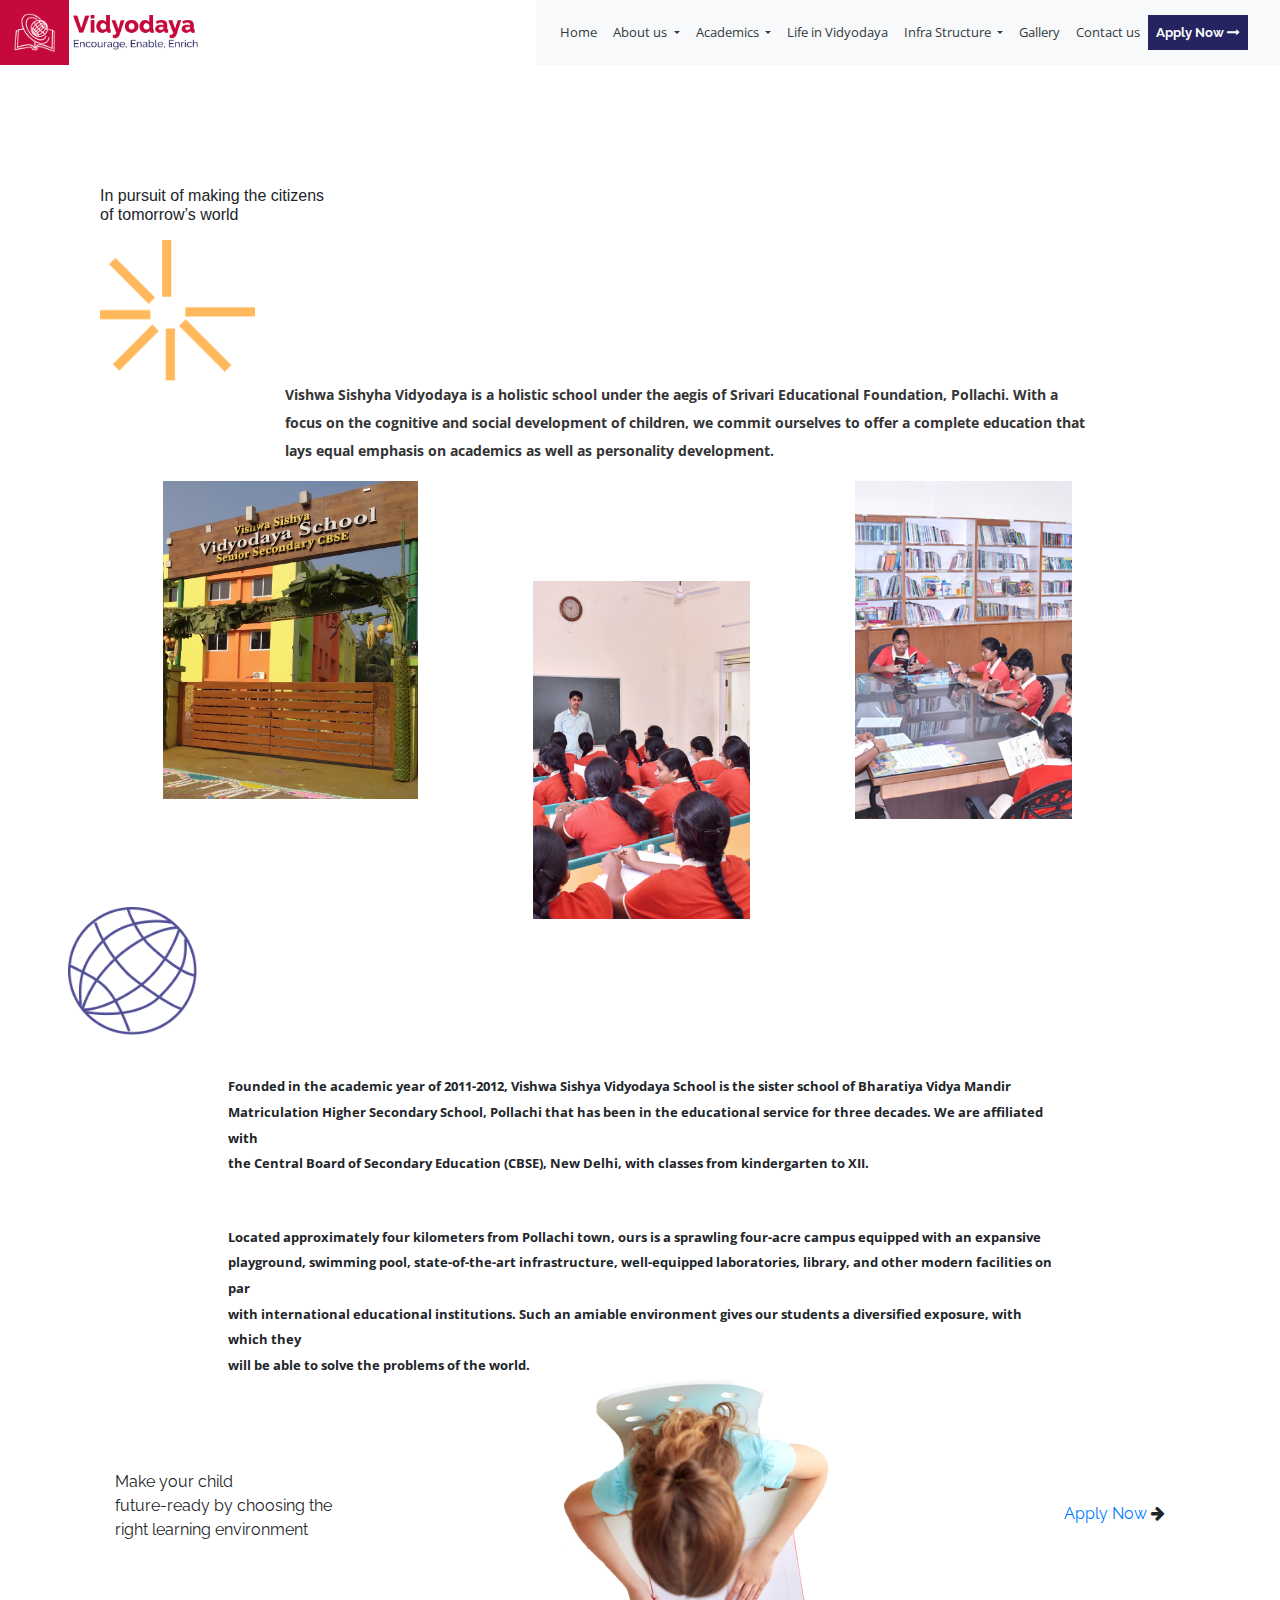
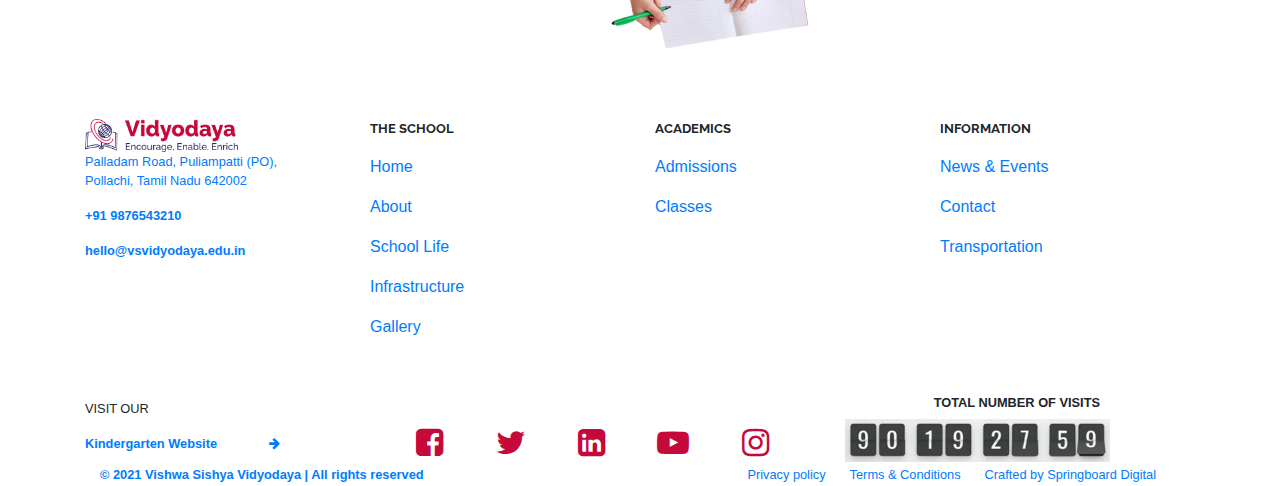
<file: Task 3/index.html>
<!DOCTYPE html>
<html lang="en">
<head>
    <link rel="stylesheet" href="style.css">
    <meta charset="UTF-8">
    <meta http-equiv="X-UA-Compatible" content="IE=edge">
    <meta name="viewport" content="width=device-width, initial-scale=1.0">
    <title>Task 3</title>
    <link rel="stylesheet" href="bootstrap.min.css">
    <link rel="stylesheet" href="https://cdnjs.cloudflare.com/ajax/libs/font-awesome/4.7.0/css/font-awesome.min.css"></head>
<body>
    <!-- header -->
    <header class="d-flex justify-content-between header_main">
        <div class="header_logo">
            <img width="25%" src="img/header_logo_1.png" alt="header_logo_1">
            <img width="45%" src="img/header_logo_2.png" alt="header_logo_2">
        </div>

        <nav class="navbar navbar-expand-lg navbar-light bg-light">
            <button class="navbar-toggler header_toggler" type="button" data-toggle="collapse" data-target="#navbarSupportedContent" aria-controls="navbarSupportedContent" aria-expanded="false" aria-label="Toggle navigation">
                <span class="navbar-toggler-icon"></span>
              </button>
            <div class="collapse navbar-collapse" id="navbarSupportedContent">
            <ul class="navbar-nav ml-auto">
                <li class="nav-item">
                  <a class="nav-link text-dark small" href="#">Home</a>
                </li>
                <li class="nav-item">
                    <div class="dropdown">
                        <a class="nav-link text-dark small border-none dropdown-toggle" type="button" id="dropdownMenu2" data-toggle="dropdown" aria-haspopup="true" aria-expanded="false">
                            About us
                        </a>
                        <div class="dropdown-menu" aria-labelledby="dropdownMenu2">
                          <button class="dropdown-item" type="button">Action</button>
                          <button class="dropdown-item" type="button">Another action</button>
                          <button class="dropdown-item" type="button">Something else here</button>
                        </div>
                      </div>
                </li>
                <li class="nav-item">
                    <div class="dropdown">
                        <a class="nav-link text-dark small dropdown-toggle" type="button" id="dropdownMenu2" data-toggle="dropdown" aria-haspopup="true" aria-expanded="false">
                            Academics
                        </a>
                        <div class="dropdown-menu" aria-labelledby="dropdownMenu2">
                          <button class="dropdown-item" type="button">Action</button>
                          <button class="dropdown-item" type="button">Another action</button>
                          <button class="dropdown-item" type="button">Something else here</button>
                        </div>
                      </div>
                </li>
                <li class="nav-item">
                  <a class="nav-link text-dark small" href="#">Life in Vidyodaya</a>
                </li>
                <li class="nav-item">
                    <div class="dropdown">
                        <a class="nav-link text-dark small dropdown-toggle" type="button" id="dropdownMenu2" data-toggle="dropdown" aria-haspopup="true" aria-expanded="false">
                            Infra Structure
                        </a>
                        <div class="dropdown-menu" aria-labelledby="dropdownMenu2">
                          <button class="dropdown-item" type="button">Action</button>
                          <button class="dropdown-item" type="button">Another action</button>
                          <button class="dropdown-item" type="button">Something else here</button>
                        </div>
                      </div>
                </li>
                <li class="nav-item">
                    <a class="nav-link text-dark small" href="#">Gallery</a>
                </li>
                <li class="nav-item">
                    <a class="nav-link text-dark small" href="#">Contact us</a>
                </li>
                <li class="nav-item mr-3">
                    <a style="background-color: #262460;font-weight: bold;" class="raleway nav-link text-light small header_apply_btn" href="#">
                        Apply Now <i class="fa fa-long-arrow-right" aria-hidden="true"></i>
                    </a>
                </li>
              </ul>
              </div>
        </nav>
    </header>

    <!-- container -->
    <div>
        <!-- first row content -->
        <div class="first_row">
            <div class="first_row_content">
                <h2 style="color:#FFFFFF;" class="font-weight-bold raleway">Who We Are</h2>
                <p style="color:#FFFFFF; font-size: 14px;" class="font-weight-bold opensans mt-4 "> 
                    A pupil-friendly school that makes the learning holistic by <br> sharpening the minds as well as nurturing personality.
                </p>
            </div>
        </div>

        <div class="second_row container">
            <p style="line-height: 1.2;" class="col-12">
                In pursuit of making the citizens <br> of tomorrow’s world 
            </p>
            <img class="col-2" src="img/secondrowImg.png" alt="secondrowImg">
        </div>

        <div class="third_row container">
            <p style="color:#343434; font-size: 14px; line-height: 2;" class="opensans col-10 ml-auto font-weight-bold">
                Vishwa Sishyha Vidyodaya is a holistic school under the aegis of Srivari Educational Foundation, Pollachi. With a <br> focus on the cognitive and social development of children, we commit ourselves to offer a complete education that <br> lays equal emphasis on academics as well as personality development. 
            </p>
        </div>

        <div class="fourth_row container">
            <div class="row justify-content-between">
                <div class="col-3 fourth_row_img">
                    <img style="margin-left: 78px;" width="100%" src="img/Rectangle 46.png" alt="schoolImg">
                </div>
               <div style="position: relative;top: 100px;left: 63px;" class="col-3 fourth_row_img">
                    <img width="85%" src="img/Rectangle 48.png" alt="classroomImg">
               </div>
                <div style="margin-right: 85px;"  class="col-3 fourth_row_img">
                    <img width="85%" src="img/Rectangle 47.png" alt="classroom2Img">
                </div>  
            </div>
        </div>

        <div class="fivth_row mt-5">
                <div class="d-flex align-items-center justify-content-center fivth_row_flex m-auto">
                    <div class="col-2 flex_div">
                        <img width="70%" src="img/Group 79.png" alt="circleImg">
                    </div>
                    <div style="color: #FFFFFF; margin-top: 100px;" class="col-3 flex_div">
                        <span style="font-size: xxx-large;" class="montserrat font-weight-bold">70+</span>
                        <p class="raleway small font-weight-bold text-uppercase">Nationalities </p>
                    </div>
                    <div  style="color: #FFFFFF; margin-top: 100px;" class="col-3 flex_div">
                        <span style="font-size: xxx-large;" class="montserrat font-weight-bold">1100+</span>
                        <p class="raleway small font-weight-bold text-uppercase">Students</p>
                    </div>
                    <div style="color: #FFFFFF; margin-top: 100px;" class="col-3 flex_div">
                        <span style="font-size: xxx-large;" class="montserrat font-weight-bold">1:30</span>
                        <p class="raleway small font-weight-bold text-uppercase">Teacher: Student RATIO </p>
                    </div>
                </div>
        </div>

        <div class="sixth_row container">
            <div class="row">
                <p style="line-height: 2;" class="col-9 m-auto opensans small font-weight-bold">
                    Founded in the academic year of 2011-2012, Vishwa Sishya Vidyodaya School is the sister school of Bharatiya Vidya Mandir <br> Matriculation Higher Secondary School, Pollachi that has been in the educational service for three decades. We are affiliated with <br> the Central Board of Secondary Education (CBSE), New Delhi, with classes from kindergarten to XII. 
                </p>
            </div>
            <div class="row mt-5">
                <p  style="line-height: 2;" class="col-9 m-auto opensans small font-weight-bold">
                    Located approximately four kilometers from Pollachi town, ours is a sprawling four-acre campus equipped with an expansive <br> playground, swimming pool, state-of-the-art infrastructure, well-equipped laboratories, library, and other modern facilities on par <br> with international educational institutions. Such an amiable environment gives our students a diversified exposure, with which they <br> will be able to solve the problems of the world.
                </p>
            </div>
        </div>

        <div class="seventh_row d-flex justify-content-around align-items-center">
            <div class="seventh_row_1_div">
                <p class="raleway">
                    Make your child <br>
                    <span>future-ready</span> by choosing the <br>
                    right learning environment 
                </p>
            </div>
            <div class="seventh_row_2_div">
                <img src="img/Untitled-1 2.png" alt="girlImg">
            </div>
            <div class="seventh_row_3_div raleway">
                <a href="#">Apply Now </a>
                <span><i class="fa fa-arrow-right" aria-hidden="true"></i></span>
            </div>
        </div>
    </div>

    <!-- footer -->
    <footer style="margin-top: 70px;" class="container">
        <div class="footer_first_row row">
            <div class="col-3">
                   <div>
                       <img width="60%" src="img/Group 77.png" alt="circlegroupImg">
                   </div>
                    <p class="small">
                        <a href="#"> Palladam Road, Puliampatti (PO),<br> Pollachi, Tamil Nadu 642002</a>
                    </p>
                    <p class="font-weight-bold small">
                       <a href="#"> +91 9876543210</a>
                    </p>
                    <p class="font-weight-bold small">
                       <a href="#"> hello@vsvidyodaya.edu.in</a>
                    </p>
            </div>
            <div class="col-3">
                    <p class="small font-weight-bold raleway">THE SCHOOL</p>
                    <p><a href="#">Home</a></p>
                    <p><a href="#">About</a></p>
                    <p><a href="#">School Life</a></p>
                    <p><a href="#">Infrastructure</a></p>
                    <p><a href="#">Gallery</a></p>
            </div>
            <div class="col-3">
                    <p class="small font-weight-bold raleway">ACADEMICS</p>
                    <p><a href="#">Admissions</a></p>
                    <p><a href="#">Classes</a></p>
            </div>
            <div class="col-3">
                    <p class="small font-weight-bold raleway">INFORMATION</p>
                    <p><a href="#">News & Events</a></p>
                    <p><a href="#">Contact</a></p>
                    <p><a href="#">Transportation</a></p>
            </div>
        </div>

    
        <div class="footer_second_row row mt-5">
            <div class="footer_second_row_1_div col-3">
                <p style="line-height: 1;" class="small">VISIT OUR</p>
                <a class="small font-weight-bold" href="#">Kindergarten Website <i class="fa fa-arrow-right ml-5" aria-hidden="true"></i></a>
            </div>
            <div class="col-lg-5 text-center mt-4">
                <a href="#"><i style="color: #C5093B; font-size: xx-large;" class="fa fa-facebook-square" aria-hidden="true"></i></a>
                <a href="#"><i style="color: #C5093B; font-size: xx-large;" class="fa fa-twitter ml-5" aria-hidden="true"></i></a>
                <a href="#"><i style="color: #C5093B; font-size: xx-large;" class="fa fa-linkedin-square ml-5" aria-hidden="true"></i></a>
                <a href="#"><i style="color: #C5093B; font-size: xx-large;" class="fa fa-youtube-play ml-5" aria-hidden="true"></i></a>
                <a href="#"><i style="color: #C5093B; font-size: xx-large;" class="fa fa-instagram ml-5" aria-hidden="true"></i></a>
            </div>
            <div class="col-3">
                <p style="line-height: 0;" class="text-uppercase text-right small font-weight-bold">Total number of visits</p>
                <img src="img/image 4.png" alt="numberImg">
            </div>
        </div>
    

        <div class="footer_third_row open_sans container">
            <a class="small font-weight-bold " href="#">© 2021 Vishwa Sishya Vidyodaya | All rights reserved</a>
            <div class="float-right d-flex justify-content-around flex-wrap">
                <div><a class="small mr-4" href="#">Privacy policy</a></div>
                <div><a class="small mr-4" href="#">Terms & Conditions</a></div>
                <div><a class="small mr-4" href="#">Crafted by Springboard Digital</a></div>
            </div>
        </div>

</footer>

    <script src="jquery-3.2.1.slim.min.js"></script>
    <script src="popper.min.js"></script>
    <script src="bootstrap.min.js"></script>
</body>
</html>
</file>
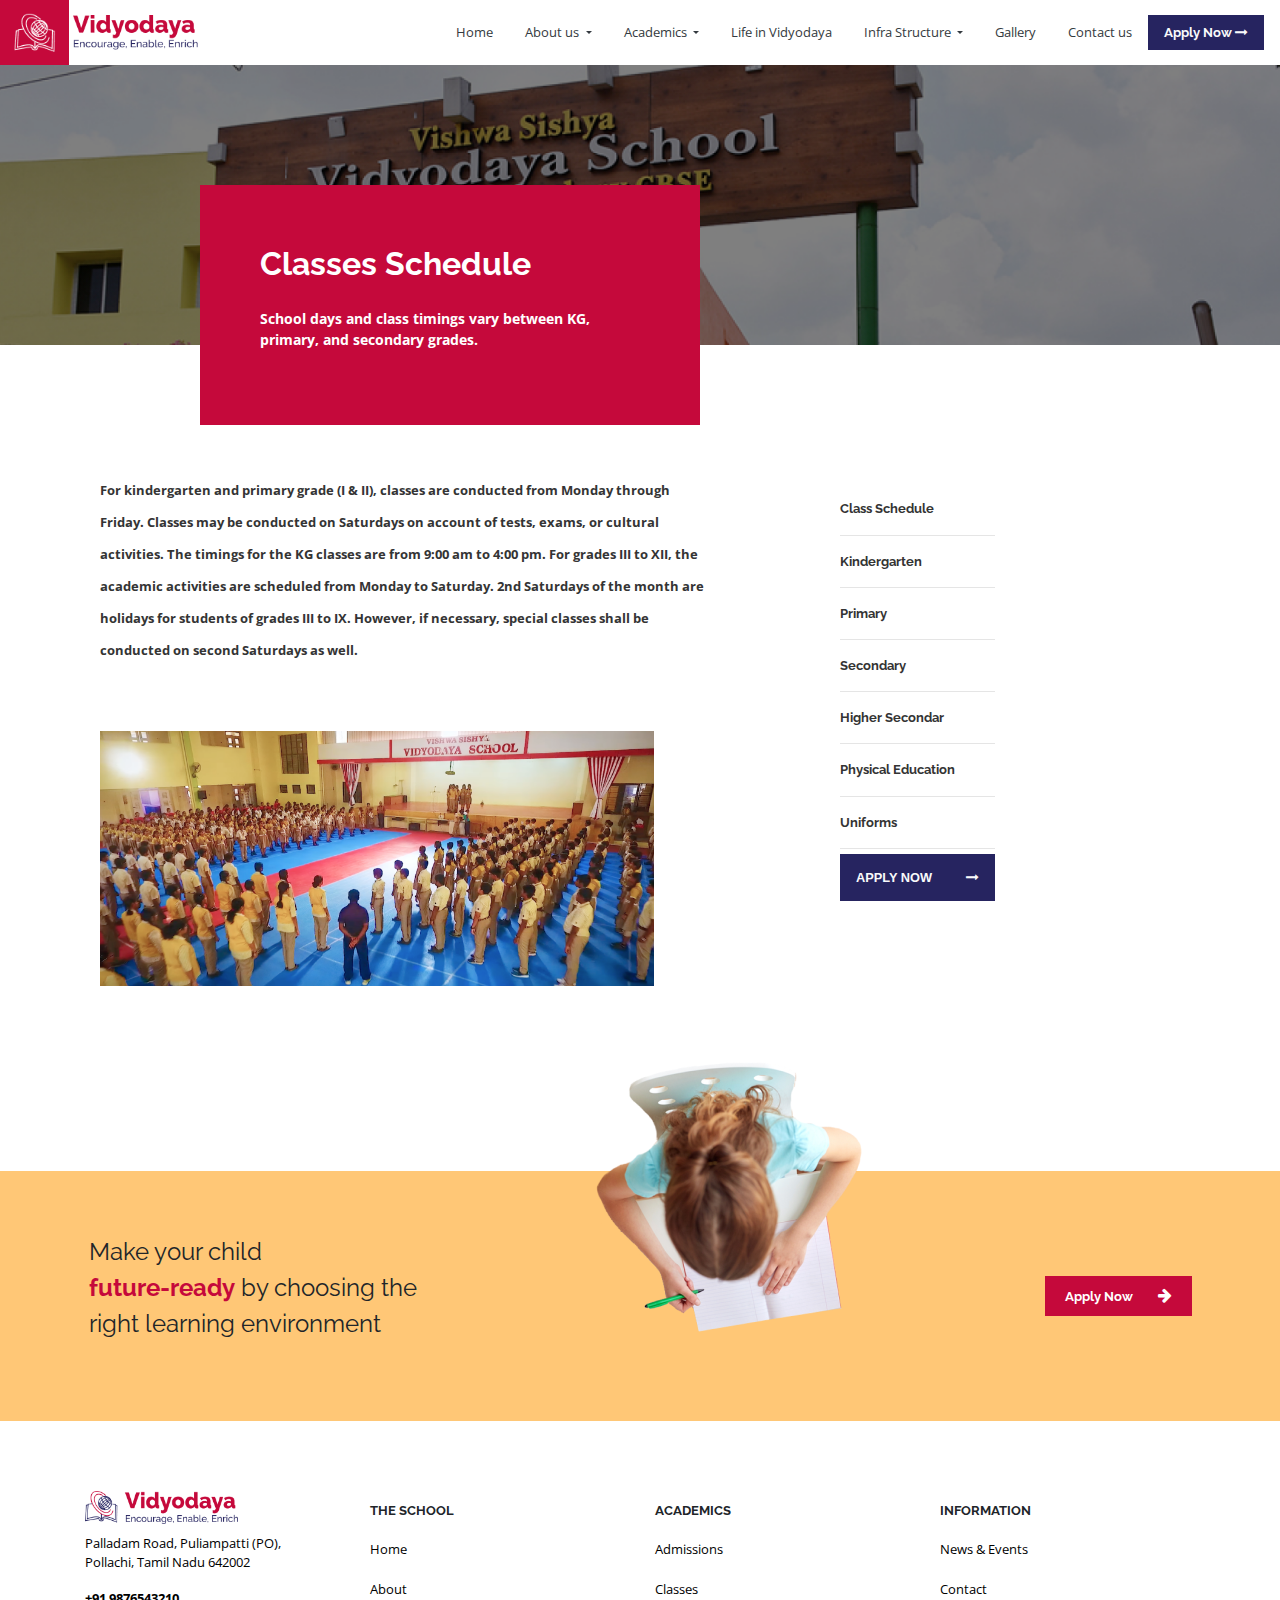
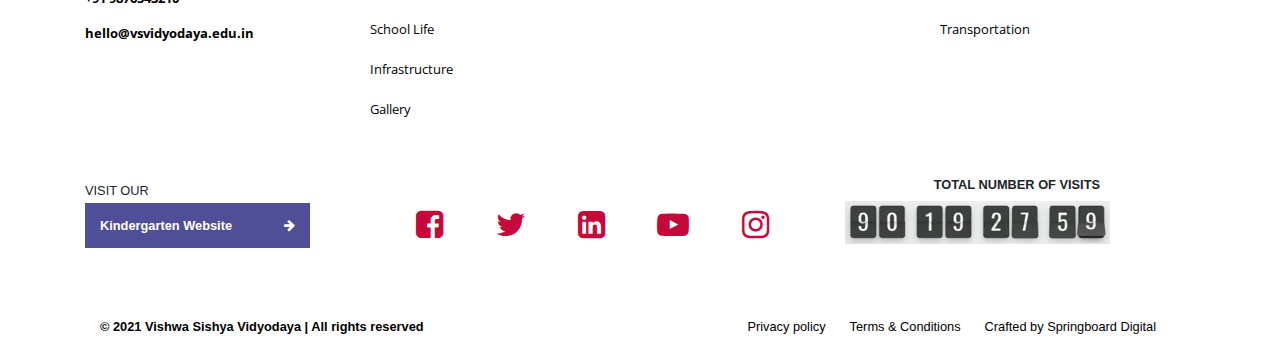
<file: Task 4/index.html>
<!DOCTYPE html>
<html lang="en">
<head>
    <link rel="stylesheet" href="style.css">
    <link rel="stylesheet" href="bootstrap.min.css">
    <meta charset="UTF-8">
    <meta http-equiv="X-UA-Compatible" content="IE=edge">
    <meta name="viewport" content="width=device-width, initial-scale=1.0">
    <title>Task 4</title>
    <link rel="stylesheet" href="https://cdnjs.cloudflare.com/ajax/libs/font-awesome/4.7.0/css/font-awesome.min.css">
</head>
</head>
<body>

    <!-- header contents -->
    <header class="d-flex align-items-center justify-content-between">
        <div class="header_logo">
            <img width="25%" src="img/header_logo_1.png" alt="header_logo_1">
            <img width="45%" src="img/header_logo_2.png" alt="header_logo_2">
        </div>
        <div class="header_navbar">
            <ul class="nav justify-content-end">
                <li class="nav-item">
                  <a class="nav-link text-dark small" href="#">Home</a>
                </li>
                <li class="nav-item">
                    <div class="dropdown">
                        <a class="nav-link text-dark small border-none dropdown-toggle" type="button" id="dropdownMenu2" data-toggle="dropdown" aria-haspopup="true" aria-expanded="false">
                            About us
                        </a>
                        <div class="dropdown-menu" aria-labelledby="dropdownMenu2">
                          <button class="dropdown-item" type="button">Action</button>
                          <button class="dropdown-item" type="button">Another action</button>
                          <button class="dropdown-item" type="button">Something else here</button>
                        </div>
                      </div>
                </li>
                <li class="nav-item">
                    <div class="dropdown">
                        <a class="nav-link text-dark small dropdown-toggle" type="button" id="dropdownMenu2" data-toggle="dropdown" aria-haspopup="true" aria-expanded="false">
                            Academics
                        </a>
                        <div class="dropdown-menu" aria-labelledby="dropdownMenu2">
                          <button class="dropdown-item" type="button">Action</button>
                          <button class="dropdown-item" type="button">Another action</button>
                          <button class="dropdown-item" type="button">Something else here</button>
                        </div>
                      </div>
                </li>
                <li class="nav-item">
                  <a class="nav-link text-dark small" href="#">Life in Vidyodaya</a>
                </li>
                <li class="nav-item">
                    <div class="dropdown">
                        <a class="nav-link text-dark small dropdown-toggle" type="button" id="dropdownMenu2" data-toggle="dropdown" aria-haspopup="true" aria-expanded="false">
                            Infra Structure
                        </a>
                        <div class="dropdown-menu" aria-labelledby="dropdownMenu2">
                          <button class="dropdown-item" type="button">Action</button>
                          <button class="dropdown-item" type="button">Another action</button>
                          <button class="dropdown-item" type="button">Something else here</button>
                        </div>
                      </div>
                </li>
                <li class="nav-item">
                    <a class="nav-link text-dark small" href="#">Gallery</a>
                </li>
                <li class="nav-item">
                    <a class="nav-link text-dark small" href="#">Contact us</a>
                </li>
                <li class="nav-item mr-3">
                    <a style="background-color: #262460;font-weight: bold;" class="raleway nav-link text-light small" href="#">
                        Apply Now <i class="fa fa-long-arrow-right" aria-hidden="true"></i>
                    </a>
                </li>
              </ul>
        </div>
    </header>

    <!-- container content -->
    <div>
        <!-- first row contents -->
        <div class="first_row">
            <div class="first_row_content">
                <h2 style="color:#FFFFFF;" class="font-weight-bold raleway">Classes Schedule</h2>
                <p style="color:#FFFFFF; font-size: 14px;" class="font-weight-bold opensans mt-4 "> 
                    School days and class timings vary between KG, <br> primary, and secondary grades.                
                </p>
            </div>
        </div>

        <!-- second row content -->
        <div class="second_row container d-flex">
            <div class="col-lg-8">
                <p style="color: #343434; line-height: 2.5;" class="opensans font-weight-bold small">
                    For kindergarten and primary grade (I & II), classes are conducted from Monday through <br> Friday. Classes may be conducted on Saturdays on account of tests, exams, or cultural <br> activities. The timings for the KG classes are from 9:00 am to 4:00 pm. For grades III to XII, the <br> academic activities are scheduled from Monday to Saturday. 2nd Saturdays of the month are <br> holidays for students of grades III to IX. However, if necessary, special classes shall be <br> conducted on second Saturdays as well.
                </p>
                <img class="mt-5" width="78%" src="img/hallImg.png" alt="hallImg">
            </div>
            <div class="col-2">
                <ul style="color: #343434; list-style: none;" class="mt-4 raleway font-weight-bold small">
                    <li>Class Schedule</li>
                    <hr>
                    <li>Kindergarten</li>
                    <hr>
                    <li>Primary</li>
                    <hr>
                    <li>Secondary</li>
                    <hr>
                    <li>Higher Secondar</li>
                    <hr>
                    <li>Physical Education</li>
                    <hr>
                    <li>Uniforms</li>
                    <hr>
                </ul>
                <a style="background-color: #262460;font-weight: bold;" class="p-3 nav-item text-light small" href="#">
                    APPLY NOW <i style="margin-left: 30px; font-weight: lighter;" class="fa fa-long-arrow-right" aria-hidden="true"></i>
                </a>
            </div>
        </div>

        <!-- third row  -->
        <div class="third_row d-flex justify-content-around align-items-center">
            <div class="third_row_1_div">
                <p class="raleway">
                    Make your child <br>
                    <span>future-ready</span> by choosing the <br>
                    right learning environment 
                </p>
            </div>
            <div class="third_row_2_div">
                <img src="img/Untitled-1 2.png" alt="girlImg">
            </div>
            <div class="third_row_3_div raleway">
                <a href="#">Apply Now </a>
                <span><i class="fa fa-arrow-right" aria-hidden="true"></i></span>
            </div>
        </div>
    </div>
</div>
    
    <!-- footer content -->
      <footer style="margin-top: 70px;" class="container">
        <div class="footer_first_row row">
            <div class="col-3">
                   <div>
                       <img width="60%" src="img/Group 77.png" alt="circlegroupImg">
                   </div>
                    <p class="small">
                        <a href="#"> Palladam Road, Puliampatti (PO),<br> Pollachi, Tamil Nadu 642002</a>
                    </p>
                    <p class="font-weight-bold small">
                       <a href="#"> +91 9876543210</a>
                    </p>
                    <p class="font-weight-bold small">
                       <a href="#"> hello@vsvidyodaya.edu.in</a>
                    </p>
            </div>
            <div class="col-3">
                    <p class="small font-weight-bold raleway">THE SCHOOL</p>
                    <p><a href="#">Home</a></p>
                    <p><a href="#">About</a></p>
                    <p><a href="#">School Life</a></p>
                    <p><a href="#">Infrastructure</a></p>
                    <p><a href="#">Gallery</a></p>
            </div>
            <div class="col-3">
                    <p class="small font-weight-bold raleway">ACADEMICS</p>
                    <p><a href="#">Admissions</a></p>
                    <p><a href="#">Classes</a></p>
            </div>
            <div class="col-3">
                    <p class="small font-weight-bold raleway">INFORMATION</p>
                    <p><a href="#">News & Events</a></p>
                    <p><a href="#">Contact</a></p>
                    <p><a href="#">Transportation</a></p>
            </div>
        </div>

    
        <div class="footer_second_row row mt-5">
            <div class="footer_second_row_1_div col-3">
                <p style="line-height: 1;" class="small">VISIT OUR</p>
                <a class="small font-weight-bold" href="#">Kindergarten Website <i class="fa fa-arrow-right ml-5" aria-hidden="true"></i></a>
            </div>
            <div class="col-lg-5 text-center mt-4">
                <a href="#"><i style="color: #C5093B; font-size: xx-large;" class="fa fa-facebook-square" aria-hidden="true"></i></a>
                <a href="#"><i style="color: #C5093B; font-size: xx-large;" class="fa fa-twitter ml-5" aria-hidden="true"></i></a>
                <a href="#"><i style="color: #C5093B; font-size: xx-large;" class="fa fa-linkedin-square ml-5" aria-hidden="true"></i></a>
                <a href="#"><i style="color: #C5093B; font-size: xx-large;" class="fa fa-youtube-play ml-5" aria-hidden="true"></i></a>
                <a href="#"><i style="color: #C5093B; font-size: xx-large;" class="fa fa-instagram ml-5" aria-hidden="true"></i></a>
            </div>
            <div class="col-3">
                <p style="line-height: 0;" class="text-uppercase text-right small font-weight-bold">Total number of visits</p>
                <img src="img/image 4.png" alt="numberImg">
            </div>
        </div>
    

        <div class="footer_third_row open_sans container">
            <a class="small font-weight-bold " href="#">© 2021 Vishwa Sishya Vidyodaya | All rights reserved</a>
            <div class="float-right d-flex justify-content-around flex-wrap">
                <div><a class="small mr-4" href="#">Privacy policy</a></div>
                <div><a class="small mr-4" href="#">Terms & Conditions</a></div>
                <div><a class="small mr-4" href="#">Crafted by Springboard Digital</a></div>
            </div>
        </div>

</footer>





    <script src="jquery-3.2.1.slim.min.js"></script>
    <script src="popper.min.js"></script>
    <script src="bootstrap.min.js"></script>
</body>
</html>
</file>
<file: Task 2/style.css>
@import url('https://fonts.googleapis.com/css2?family=Raleway:wght@500&display=swap');
@import url('https://fonts.googleapis.com/css2?family=Open+Sans&display=swap');
@import url('https://fonts.googleapis.com/css2?family=Montserrat:wght@600&display=swap');
body{
    margin: 0;
    padding: 0;
}
.raleway{
    font-family: 'Raleway',sans-serif !important;
}
.open_sans{
    font-family: 'Open Sans',sans-serif !important;
}
.Montserrat{
    font-family: 'Montserrat', sans-serif !important;
}
.header_heading p{
    color: #C5093B;
    font-weight: bolder;    
}
.header_navbar a{
    margin: 0 1.5rem;
    color: #000000;
    font-size: small;
    font-weight: 600;
    font-family: 'Open Sans' !important;
}
.header_navbar a:hover{
    text-decoration: none;
    color: #000000;
}
.btn_nav{
    padding: 10px;
    background-color: #262460;
    color: whitesmoke !important;
    font-weight: bolder;
}

/* first row style */
.slider_row{
    height: 500px;
    display: flex;
    align-items: center;
    /* justify-content: center; */
    /* width: 100%; */
    padding: 70px;
    /* background-color: tomato; */
    background-image: url(img/Mask\ Group.png);
    /* background-position: center; */
    /* background-repeat: no-repeat; */
    /* background-size: cover; */
   
}

/* second row style */
.slider_row_content{
    margin-left: 24px;
}
.second_row{
    margin: 35px auto;
    padding: 10px;
    text-align: center;
    background-color: #FFF6F8;
}

/* third_row*/
.third_row h4{
    color: #262460;
    line-height: 1.5;
}

/* fourth row */

.fourth_row .horizontalLine{
    background-color: whitesmoke;
    height: 4px;
    width: 25%;
    opacity: 0.7;
    border-radius: 50px;
}
.fourth_row .horizontalLine:hover{
    opacity: 0.5;
}

/* fivth_row */
.fivth_row_bg_img{
    height: 350px;
    width: 550px;
    background-image: url(img/Ellipse\ 7.png);
    background-size: cover;
    background-repeat: no-repeat;
    background-position: center;
    padding: 100px;
}
.fivth_row_bg_img i{
    font-size: 70px;
    color: whitesmoke;
    
}

/* sixth row */
.sixth_row p{
    font-size: 36px;
    color: #262460;
    font-weight: bolder;
    line-height: 1;
}
.sixth_row_p_content{
    font-size: 12px !important;
    color: black !important;
    font-weight: lighter !important;
    /* line-height: 0 !important; */
    text-transform: uppercase;
    font-family: 'Raleway',sans-serif;

}

/* seventh row */
.seventh_row_img{
    background: #262460;
    width: 300px;
    height: 350px;
    padding-bottom: 20px;
    padding-right: 20px;
    position: relative;
    bottom: 114px;
    right: 112px;
}
}

/* eigth row */
.eigth_row{
    width: 100%;
    height: 250px;
    background: #FFC776;
    /* display: flex;
    align-items: center;
    justify-content: center;
    flex-wrap: wrap;
    padding: 50px; */
}
.eigth_row_img_div{
    max-width: 1000px;
    /* height: 300px;
    width: 350px; */
}
.eigth_row_img_div img{
    width: 100%;
}
.eigth_row_content{
    /* width: 300px;
    height: 190px; */
    /* padding: 25px; */
    background-color: white;
    margin-top: 115px;
}
/* .eigth_row_arrow{
    display: inline-block;
} */

/* ninth row */
.ninth_row{
    margin-top: 200px;
}
.ninth_row_hr_line{
    background-color: #191C40;
    height: 4px;
    width: 35px;
    opacity: 0.7;
    border-radius: 50px;

}
.ninth_row .main_div{
    width: 300px;
}

/* tenth row */
.tenth_row{
    background-color: #FFC776;;
    height: 250px;
    margin-top: 150px;
}
.tenth_row_1_div p{
    font-size: x-large;
}
.tenth_row_1_div p span{
    color: #C5093B;
    font-weight: bolder;
}
.tenth_row_2_div{
    margin-bottom: 200px;
}
.tenth_row_3_div{
    height: 20px;
   background-color: #C5093B;
   color: white;
   padding: 20px;
  display: flex;
  align-items: center;
}
.tenth_row_3_div a{
    text-decoration: none;
    color: white;
    font-size: small;
    font-weight: bolder;
    margin-right: 25px;
}
.tenth_row_3_div a:hover{
    text-decoration: none;
    color: white;
}

/* footer */
.footer_first_row{
    list-style-type: none;
}
.footer_first_row p{
    margin-top: 10px;
}
.footer_first_row p a{
    text-decoration: none;
    font-size: small;
    color: black;
    font-family: 'Open Sans',sans-serif !important;
}
.footer_second_row_1_div a{
    background-color: #504E96;
    padding: 15px;
    color: white;
}
.footer_second_row_1_div a:hover{
    text-decoration: none;
    color: white;
}
.footer_third_row{
    margin: 50px 0;
}
.footer_third_row a{
    text-decoration: none;
    color: black;
}
.footer_third_row a:hover{
    text-decoration: none;
    color: black;
}
</file>
<file: Task 3/style.css>
@import url('https://fonts.googleapis.com/css2?family=Raleway:wght@500&display=swap');
@import url('https://fonts.googleapis.com/css2?family=Open+Sans&display=swap');
@import url('https://fonts.googleapis.com/css2?family=Montserrat:wght@600&display=swap');

.raleway{
    font-family: 'Raleway',sans-serif !important;
}
.opensans{
    font-family: 'Open Sans',sans-serif !important;
}
.montserrat{
    font-family: 'Montserrat', sans-serif !important;
}

*{
    margin: 0;
    padding: 0;
}

/*styles for header*/
header{
    font-family: 'Open Sans',sans-serif !important;
}
@media only screen and (max-width: 600px) {
    .header_apply_btn{
        padding: 12px !important;
    }
    header ul{
        float: right;
    }
    .header_toggler{
        margin-left: auto;
    }
    br{
        display: none !important;
    }

/*styles for first row */
.first_row{
   display: flex;
   align-items: center;
    height: 280px;
    /* background-color: aqua; */
    background: linear-gradient(rgba(0, 0, 0, 0.5),rgba(0, 0, 0, 0.5)),url(img/schoolbgImg.png) no-repeat ;
    background-size: cover;
    background-position: right;
}
.first_row_content{
    padding: 60px;
    margin-top: 200px;
    margin-left: 200px;
    width: 500px;
    height: 240px;
    background-color: #C5093B;
}
@media only screen and (max-width: 600px) {
    .first_row{
        background-position: center;
    }
    .first_row_content{
        margin: 0 auto;
        margin-top: 238px;
        height: 210px;
    }
}

/* styles for second row */
.second_row{
    margin-top: 150px;
    font-family: 'Raleway',sans-serif;
    color: #262460;
    /* background-image: url(img/secondrowImg.png);
    background-repeat: no-repeat; */
    /* height: 160px; */

}
.second_row img{
    width: 12%;
    position: relative;
    bottom: 4rem;
    left: 35px;
}
.second_row p{
    font-weight: bolder;
    margin-left: 90px;
    font-size: 40px;
}
@media only screen and (max-width: 600px){
    .second_row p{
        margin-left: 0;
        font-size: xx-large;
        text-align: center;
    }
    .second_row img{
        bottom: 2rem;
        left: 52px;
        width: 100%;
    }
    .third_row{
        text-align: center;
        margin: 0 auto !important;
        margin-left: 0 !important;
    }
    .third_row br{
        display: none;
    }
}

/* styles for fourth row */
.fourth_row{
    margin-top: 9.5rem;
}

@media only screen and (max-width: 600px){
    .fourth_row{
        margin-top: 3.5rem ;
    }
    .fourth_row .fourth_row_img img{
        width: 100% !important;
        margin-left: 0 !important;
        height: 100% !important;
    }
    .fourth_row_img{
        padding-left: 0 !important;
        padding-right: 0 !important;
        position: relative !important;
        top: 0 !important;
        left: 0 !important;
        margin-right:0 !important;
    }
}

/* styles for fivth row */
.fivth_row{
    background-color: #262460;
    height: 280px;
    
}

@media only screen and (max-width: 600px){
    .fivth_row .flex_div{
        margin-top: 0px !important;
        width: 100% !important;
    }
    .fivth_row .flex_div p{
        font-size: 10px !important;
    }
    .fivth_row .flex_div span{
        font-size: xx-large !important;
    }
    .fivth_row img{
        width: 100%;
        height: 100%;
    }
    .fivth_row{
        display: flex;
    }
}
/* styles for sixth row */
.sixth_row{
    margin-top: 100px;
    color: #343434;
}
@media only screen and (max-width: 600px){
    .sixth_row{
        margin-top: 50px;
        text-align: center;
    }
}

/* styles for seventh row */
.seventh_row{
    background-color: #FFC776;;
    height: 250px;
    margin-top: 185px;
}
.seventh_row_1_div p{
    font-size: x-large;
}
.seventh_row_1_div p span{
    color: #C5093B;
    font-weight: bolder;
}
.seventh_row_2_div{
    margin-bottom: 200px;
}
.seventh_row_3_div{
    height: 20px;
   background-color: #C5093B;
   color: white;
   padding: 20px;
  display: flex;
  align-items: center;
}
.seventh_row_3_div a{
    text-decoration: none;
    color: white;
    font-size: small;
    font-weight: bolder;
    margin-right: 25px;
}
.seventh_row_3_div a:hover{
    text-decoration: none;
    color: white;
}
@media only screen and (max-width: 600px) {
    .seventh_row{
        flex-direction: column;
        text-align: center;
        padding: 20px;
        height: fit-content;
        margin-top: 50px;
    }
    .seventh_row_2_div{
        margin-bottom: 0;
    }
    .seventh_row_3_div{
        margin-top: 30px !important;
    }
}

/* styles for footer row */
.footer_first_row{
    list-style-type: none;
}
.footer_first_row p{
    margin-top: 10px;
}
.footer_first_row p a{
    text-decoration: none;
    font-size: small;
    color: black;
    font-family: 'Open Sans',sans-serif !important;
}
.footer_second_row_1_div a{
    background-color: #504E96;
    padding: 15px;
    color: white;
}
.footer_second_row_1_div a:hover{
    text-decoration: none;
    color: white;
}
.footer_third_row{
    margin-top: 70px;
    margin-bottom: 20px;
}
.footer_third_row a{
    text-decoration: none;
    color: black;
}
.footer_third_row a:hover{
    text-decoration: none;
    color: black;
}
@media only screen and (max-width: 600px) {
    .footer_first_row .col-3{
        max-width: 100%;
    }
    .footer_second_row_1_div{
        /* max-width: 100% !i mportant; */
        display: flex !important;
    }
}
</file>
<file: Task 4/style.css>
@import url('https://fonts.googleapis.com/css2?family=Raleway:wght@500&display=swap');
@import url('https://fonts.googleapis.com/css2?family=Open+Sans&display=swap');
@import url('https://fonts.googleapis.com/css2?family=Montserrat:wght@600&display=swap');

.raleway{
    font-family: 'Raleway',sans-serif !important;
}
.opensans{
    font-family: 'Open Sans',sans-serif !important;
}
.montserrat{
    font-family: 'Montserrat', sans-serif !important;
}
*{
    margin: 0;
    padding: 0;
}

/* header style */
header{
    font-family: 'Open Sans',sans-serif;
}

/* first row style */
.first_row{
    display: flex;
    align-items: center;
     height: 280px;
     /* background-color: aqua; */
     background: linear-gradient(rgba(0, 0, 0, 0.5),rgba(0, 0, 0, 0.5)),url(img/schoolbgImg.png) no-repeat ;
     background-size: cover;
     background-position: right;
 }
 .first_row_content{
     padding: 60px;
     margin-top: 200px;
     margin-left: 200px;
     width: 500px;
     height: 240px;
     background-color: #C5093B;
 }

 /* second row style */
.second_row{
    margin-top: 130px;
}

/* third row style*/
.third_row{
    background-color: #FFC776;;
    height: 250px;
    margin-top: 185px;
}
.third_row_1_div p{
    font-size: x-large;
}
.third_row_1_div p span{
    color: #C5093B;
    font-weight: bolder;
}
.third_row_2_div{
    margin-bottom: 200px;
}
.third_row_3_div{
    height: 20px;
   background-color: #C5093B;
   color: white;
   padding: 20px;
  display: flex;
  align-items: center;
}
.third_row_3_div a{
    text-decoration: none;
    color: white;
    font-size: small;
    font-weight: bolder;
    margin-right: 25px;
}
.third_row_3_div a:hover{
    text-decoration: none;
    color: white;
}

/* styles for footer row */
.footer_first_row{
    list-style-type: none;
}
.footer_first_row p{
    margin-top: 10px;
}
.footer_first_row p a{
    text-decoration: none;
    font-size: small;
    color: black;
    font-family: 'Open Sans',sans-serif !important;
}
.footer_second_row_1_div a{
    background-color: #504E96;
    padding: 15px;
    color: white;
}
.footer_second_row_1_div a:hover{
    text-decoration: none;
    color: white;
}
.footer_third_row{
    margin-top: 70px;
    margin-bottom: 20px;
}
.footer_third_row a{
    text-decoration: none;
    color: black;
}
.footer_third_row a:hover{
    text-decoration: none;
    color: black;
}
</file>
